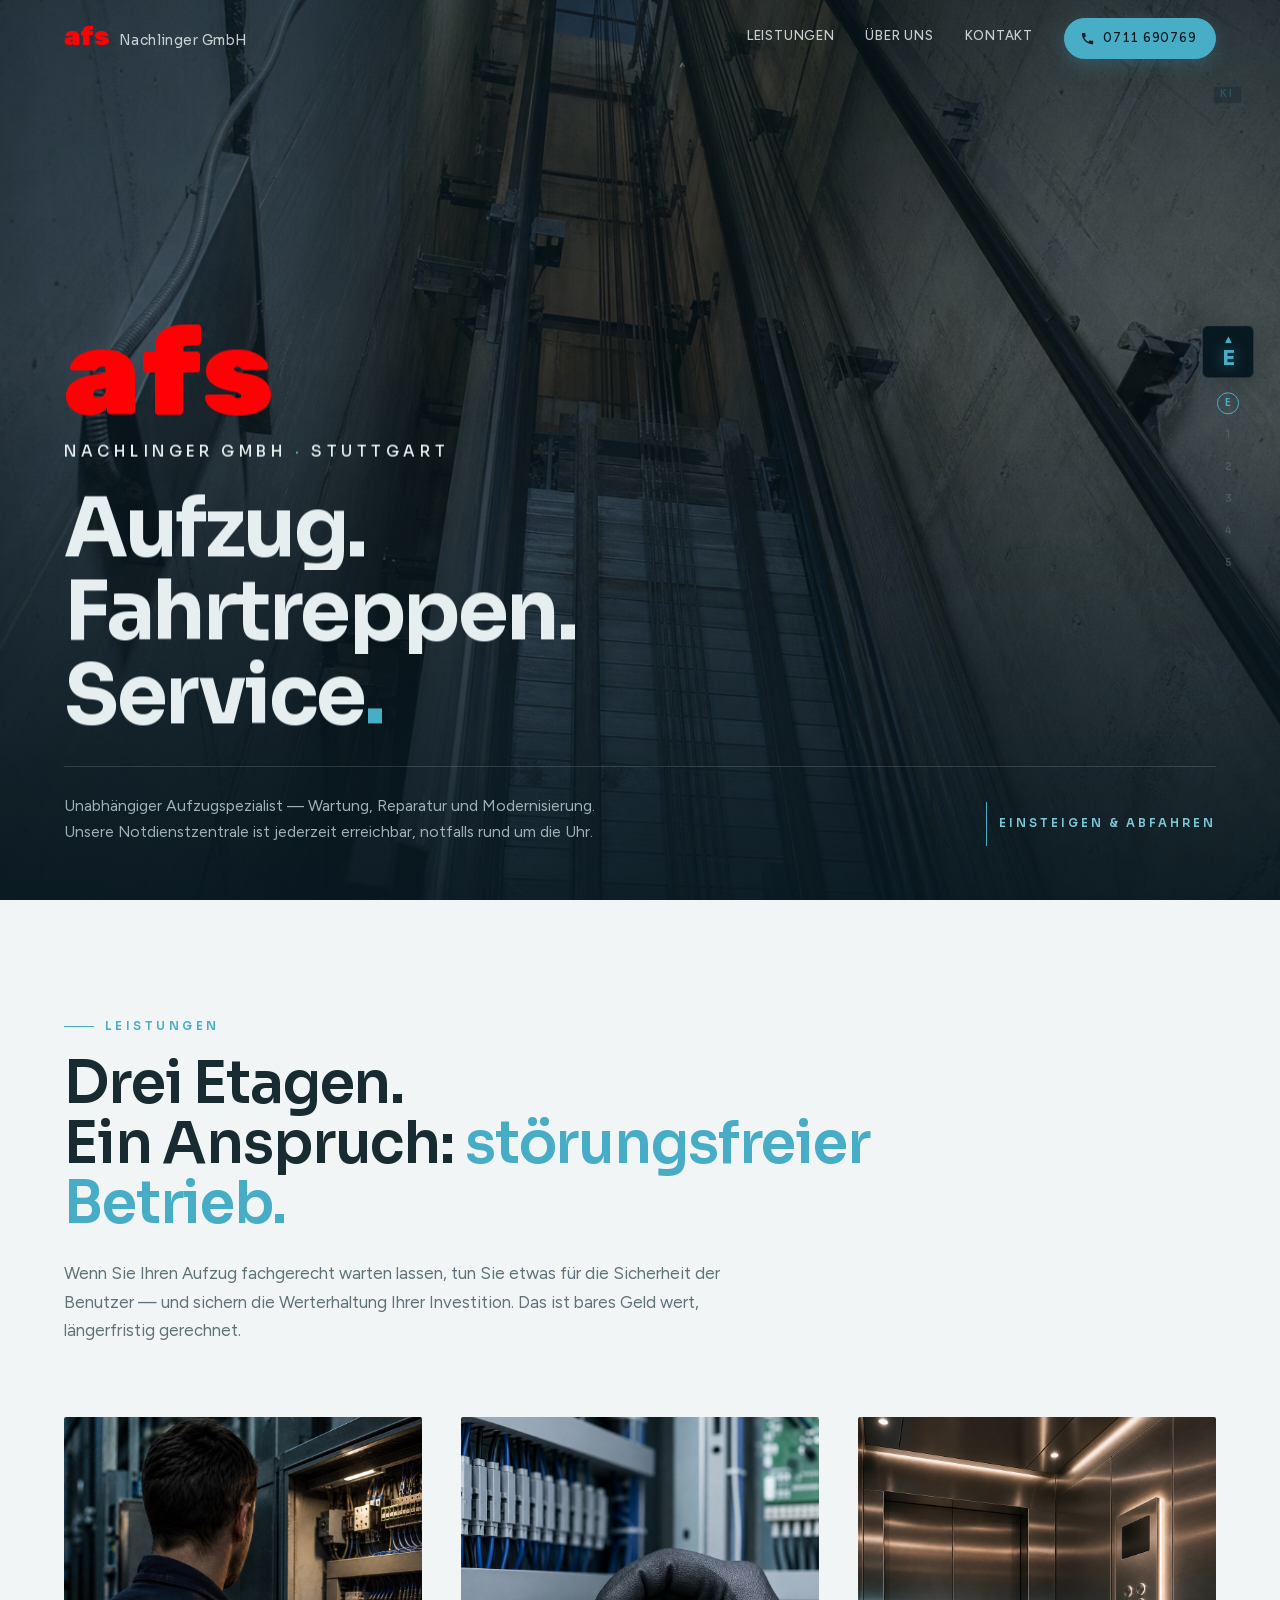
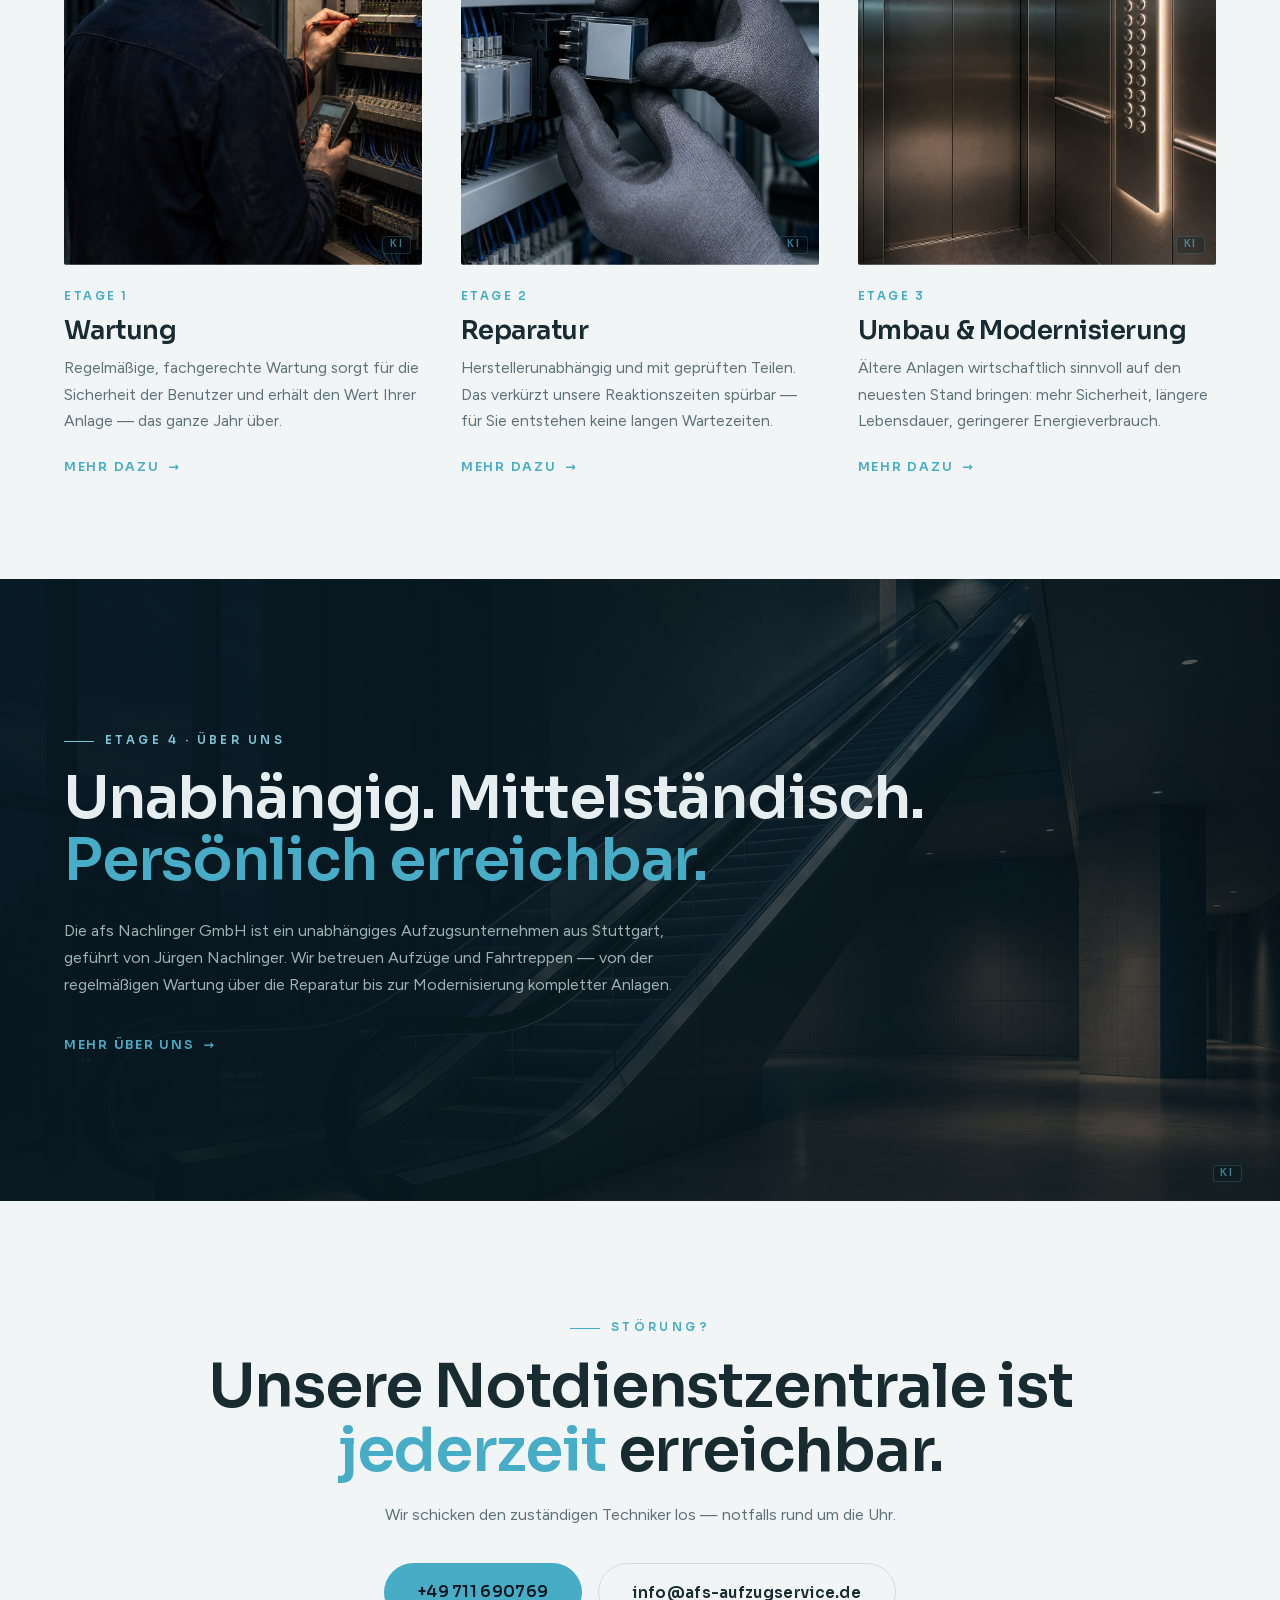
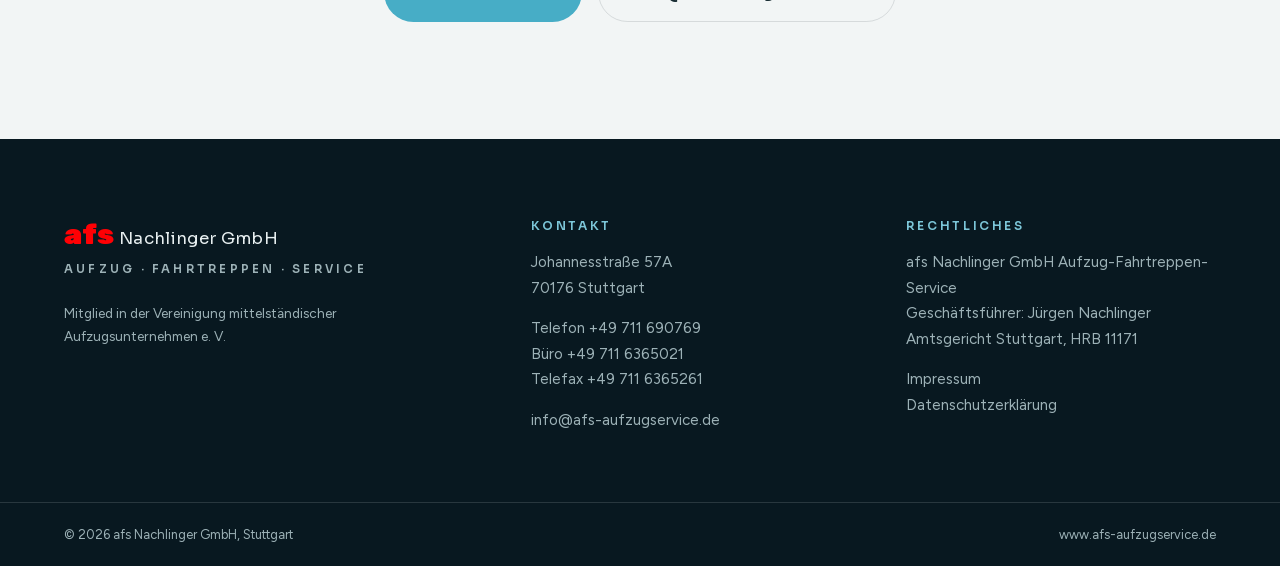
<file: index.html>
<!DOCTYPE html>
<html lang="de">
<head>
<meta charset="UTF-8">
<meta name="viewport" content="width=device-width, initial-scale=1.0">
<meta name="robots" content="noindex, nofollow">
<title>afs Nachlinger GmbH — Aufzug · Fahrtreppen · Service | Stuttgart</title>
<meta name="description" content="afs Nachlinger GmbH, Stuttgart — unabhängiger Aufzugspezialist für Wartung, Reparatur und Modernisierung von Aufzügen und Fahrtreppen. Notdienstzentrale rund um die Uhr erreichbar.">
<link rel="preload" as="image" href="img/hero.jpg">
<link rel="stylesheet" href="css/style.css">
<script src="js/head.js"></script>
</head>
<body data-floor="E">

<!-- ETAGEN-ANZEIGE (Signature) — jede Etage ist eine Seite -->
<nav class="lift-panel" aria-label="Etagen">
  <div class="lift-panel__display">
    <span class="lift-panel__arrow" data-arrow aria-hidden="true">▲</span>
    <span class="lift-panel__floor" data-floor aria-hidden="true">E</span>
  </div>
  <ol class="lift-panel__stops">
    <li><a href="index.html" data-floor="E" class="is-on" aria-label="Erdgeschoss — Startseite">E</a></li>
    <li><a href="leistungen.html#wartung" data-floor="1" aria-label="Etage 1 — Wartung">1</a></li>
    <li><a href="leistungen.html#reparatur" data-floor="2" aria-label="Etage 2 — Reparatur">2</a></li>
    <li><a href="leistungen.html#umbau" data-floor="3" aria-label="Etage 3 — Umbau und Modernisierung">3</a></li>
    <li><a href="ueber-uns.html" data-floor="4" aria-label="Etage 4 — Über uns">4</a></li>
    <li><a href="kontakt.html" data-floor="5" aria-label="Etage 5 — Kontakt">5</a></li>
  </ol>
</nav>

<!-- NAV -->
<header class="nav" data-nav>
  <a class="nav__brand" href="index.html">
    <span class="nav__logo">afs</span>
    <span class="nav__name">Nachlinger GmbH</span>
  </a>
  <nav class="nav__links" aria-label="Hauptnavigation">
    <a href="leistungen.html">Leistungen</a>
    <a href="ueber-uns.html">Über uns</a>
    <a href="kontakt.html">Kontakt</a>
    <a class="nav__cta" href="tel:+49711690769" aria-label="Jetzt anrufen: 0711 690769">
      <svg viewBox="0 0 24 24" aria-hidden="true" focusable="false"><path d="M6.6 10.8a15.1 15.1 0 0 0 6.6 6.6l2.2-2.2c.3-.3.7-.4 1-.2 1.2.4 2.4.6 3.7.6.6 0 1 .4 1 1V20c0 .6-.4 1-1 1C10.7 21 3 13.3 3 4c0-.6.4-1 1-1h3.5c.6 0 1 .4 1 1 0 1.3.2 2.5.6 3.7.1.3 0 .7-.2 1l-2.3 2.1z"/></svg>
      <span>0711 690769</span>
    </a>
    <button class="nav__burger" data-menu-toggle aria-expanded="false" aria-controls="mobilnav">
      <span class="nav__burger-box" aria-hidden="true"><span></span><span></span></span>
      <span class="nav__burger-label">Menü</span>
    </button>
  </nav>
</header>

<!-- MOBIL-MENUE -->
<div class="mobilnav" id="mobilnav" data-menu>
  <a href="leistungen.html">Leistungen</a>
  <a href="ueber-uns.html">Über uns</a>
  <a href="kontakt.html">Kontakt</a>
  <a class="mobilnav__call" href="tel:+49711690769">0711 690769 anrufen</a>
</div>

<main>

<!-- ═══ ETAGE E — HERO ═══ -->
<section class="hero" id="hero">
  <div class="hero__media img-slot" data-img="img/hero.jpg" data-alt="Blick nach oben in einen Aufzugschacht"><span class="ki-badge" title="Dieses Bild wurde mit künstlicher Intelligenz erzeugt.">KI</span></div>
  <div class="hero__scrim"></div>
  <div class="hero__inner">
    <div class="hero__brand">
      <span class="line"><span class="hero__mark">afs</span></span>
      <span class="line"><span class="hero__brandname">Nachlinger GmbH <em>·</em> Stuttgart</span></span>
    </div>
    <h1 class="hero__title">
      <span class="line"><span>Aufzug.</span></span>
      <span class="line"><span>Fahrtreppen.</span></span>
      <span class="line"><span>Service<em>.</em></span></span>
    </h1>
    <div class="hero__foot reveal">
      <p class="hero__sub">Unabhängiger Aufzugspezialist — Wartung, Reparatur und Modernisierung. Unsere Notdienstzentrale ist jederzeit erreichbar, notfalls rund um die Uhr.</p>
      <a class="hero__hint" href="#leistungen"><span class="hero__hint-line"></span>Einsteigen &amp; abfahren</a>
    </div>
  </div>
</section>

<!-- ═══ LEISTUNGEN — Intro ═══ -->
<section class="intro" id="leistungen">
  <div class="wrap">
    <p class="eyebrow reveal">Leistungen</p>
    <h2 class="intro__title reveal">Drei Etagen.<br>Ein Anspruch: <em>störungsfreier Betrieb.</em></h2>
    <p class="intro__lead reveal">Wenn Sie Ihren Aufzug fachgerecht warten lassen, tun Sie etwas für die Sicherheit der Benutzer — und sichern die Werterhaltung Ihrer Investition. Das ist bares Geld wert, längerfristig gerechnet.</p>
  </div>
</section>

<!-- ═══ TEASER: die drei Etagen ═══ -->
<section class="teasers">
  <div class="wrap teasers__grid">

    <a class="teaser reveal-img" href="leistungen.html#wartung">
      <div class="img-slot" data-img="img/wartung.jpg" data-alt="Techniker prüft die Steuerung einer Aufzugsanlage mit einem Messgerät"><span class="ki-badge" title="Dieses Bild wurde mit künstlicher Intelligenz erzeugt.">KI</span></div>
      <span class="teaser__num">Etage 1</span>
      <h3 class="teaser__title">Wartung</h3>
      <p class="teaser__text">Regelmäßige, fachgerechte Wartung sorgt für die Sicherheit der Benutzer und erhält den Wert Ihrer Anlage — das ganze Jahr über.</p>
      <span class="teaser__more">Mehr dazu</span>
    </a>

    <a class="teaser reveal-img" href="leistungen.html#reparatur">
      <div class="img-slot" data-img="img/reparatur.jpg" data-alt="Steuerungstechnik einer Aufzugsanlage im Detail"><span class="ki-badge" title="Dieses Bild wurde mit künstlicher Intelligenz erzeugt.">KI</span></div>
      <span class="teaser__num">Etage 2</span>
      <h3 class="teaser__title">Reparatur</h3>
      <p class="teaser__text">Herstellerunabhängig und mit geprüften Teilen. Das verkürzt unsere Reaktionszeiten spürbar — für Sie entstehen keine langen Wartezeiten.</p>
      <span class="teaser__more">Mehr dazu</span>
    </a>

    <a class="teaser reveal-img" href="leistungen.html#umbau">
      <div class="img-slot" data-img="img/modernisierung.jpg" data-alt="Modernisierte Aufzugkabine mit neuer Ausstattung"><span class="ki-badge" title="Dieses Bild wurde mit künstlicher Intelligenz erzeugt.">KI</span></div>
      <span class="teaser__num">Etage 3</span>
      <h3 class="teaser__title">Umbau &amp; Modernisierung</h3>
      <p class="teaser__text">Ältere Anlagen wirtschaftlich sinnvoll auf den neuesten Stand bringen: mehr Sicherheit, längere Lebensdauer, geringerer Energieverbrauch.</p>
      <span class="teaser__more">Mehr dazu</span>
    </a>

  </div>
</section>

<!-- ═══ ÜBER UNS — Teaser ═══ -->
<section class="about">
  <div class="about__media img-slot" data-img="img/fahrtreppe.jpg" data-alt="Fahrtreppe in einem öffentlichen Gebäude"><span class="ki-badge" title="Dieses Bild wurde mit künstlicher Intelligenz erzeugt.">KI</span></div>
  <div class="about__scrim"></div>
  <div class="wrap about__inner">
    <p class="eyebrow eyebrow--light reveal">Etage 4 · Über uns</p>
    <h2 class="about__title reveal">Unabhängig. Mittelständisch.<br><em>Persönlich erreichbar.</em></h2>
    <p class="about__text reveal">Die afs Nachlinger GmbH ist ein unabhängiges Aufzugsunternehmen aus Stuttgart, geführt von Jürgen Nachlinger. Wir betreuen Aufzüge und Fahrtreppen — von der regelmäßigen Wartung über die Reparatur bis zur Modernisierung kompletter Anlagen.</p>
    <p class="reveal"><a class="teaser__more" href="ueber-uns.html">Mehr über uns</a></p>
  </div>
</section>

<!-- ═══ NOTDIENST ═══ -->
<section class="sos">
  <div class="wrap sos__inner">
    <p class="eyebrow reveal">Störung?</p>
    <h2 class="sos__title reveal">Unsere Notdienstzentrale ist <em>jederzeit</em> erreichbar.</h2>
    <p class="sos__text reveal">Wir schicken den zuständigen Techniker los — notfalls rund um die Uhr.</p>
    <div class="sos__actions reveal">
      <a class="btn" href="tel:+49711690769">+49 711 690769</a>
      <a class="btn btn--ghost" href="mailto:info@afs-aufzugservice.de">info@afs-aufzugservice.de</a>
    </div>
  </div>
</section>

</main>

<!-- ═══ FOOTER ═══ -->
<footer class="footer">
  <div class="wrap footer__grid">
    <div class="footer__brand">
      <p class="footer__logo">afs <span>Nachlinger GmbH</span></p>
      <p class="footer__tag">Aufzug · Fahrtreppen · Service</p>
      <p class="footer__badge">Mitglied in der Vereinigung mittelständischer Aufzugsunternehmen e.&thinsp;V.</p>
    </div>
    <div class="footer__col">
      <h4>Kontakt</h4>
      <address>
        Johannesstraße 57A<br>70176 Stuttgart
      </address>
      <p><a href="tel:+49711690769">Telefon +49 711 690769</a><br>
         <a href="tel:+497116365021">Büro +49 711 6365021</a><br>
         Telefax +49 711 6365261</p>
      <p><a href="mailto:info@afs-aufzugservice.de">info@afs-aufzugservice.de</a></p>
    </div>
    <div class="footer__col">
      <h4>Rechtliches</h4>
      <p>afs Nachlinger GmbH Aufzug-Fahrtreppen-Service<br>Geschäftsführer: Jürgen Nachlinger<br>Amtsgericht Stuttgart, HRB 11171</p>
      <p><a href="impressum.html">Impressum</a><br>
         <a href="datenschutz.html">Datenschutzerklärung</a></p>
    </div>
  </div>
  <div class="wrap footer__base">
    <p>© 2026 afs Nachlinger GmbH, Stuttgart</p>
    <p>www.afs-aufzugservice.de</p>
  </div>
</footer>

<script src="js/main.js"></script>
</body>
</html>
</file>
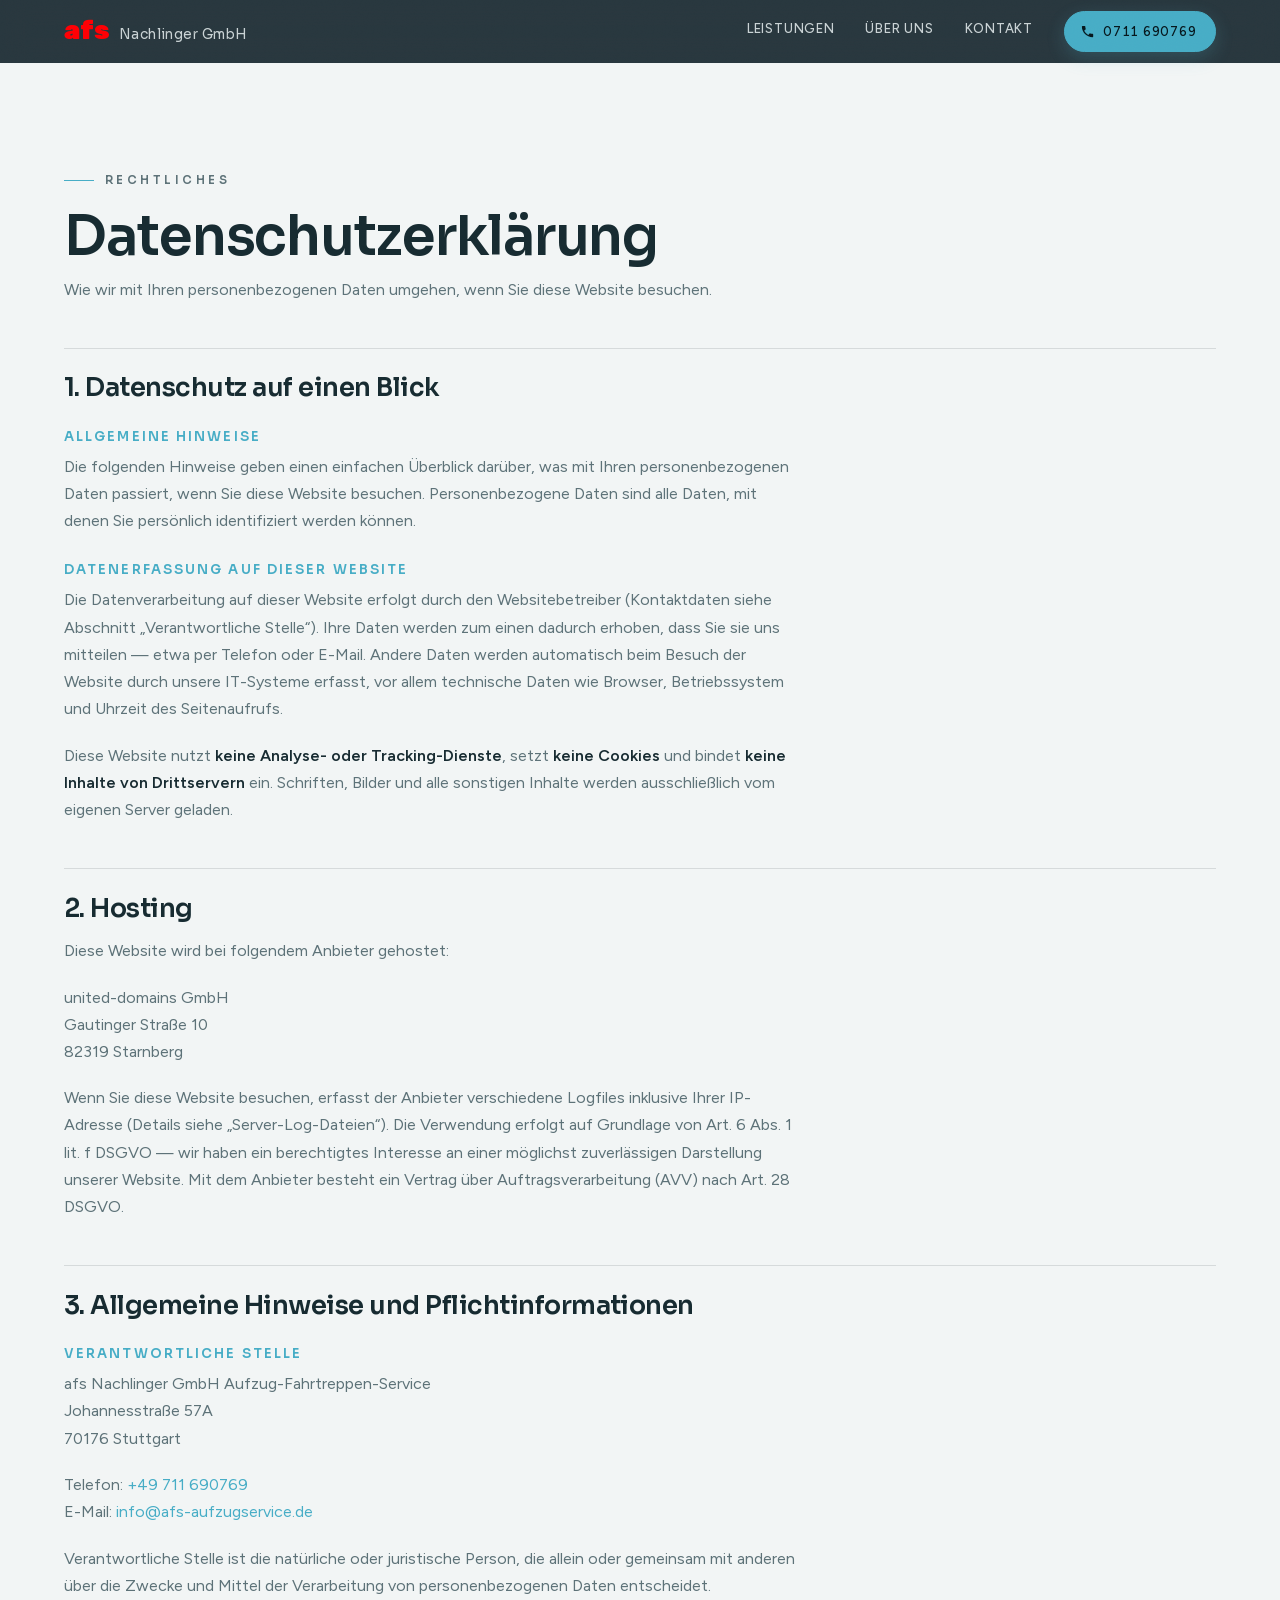
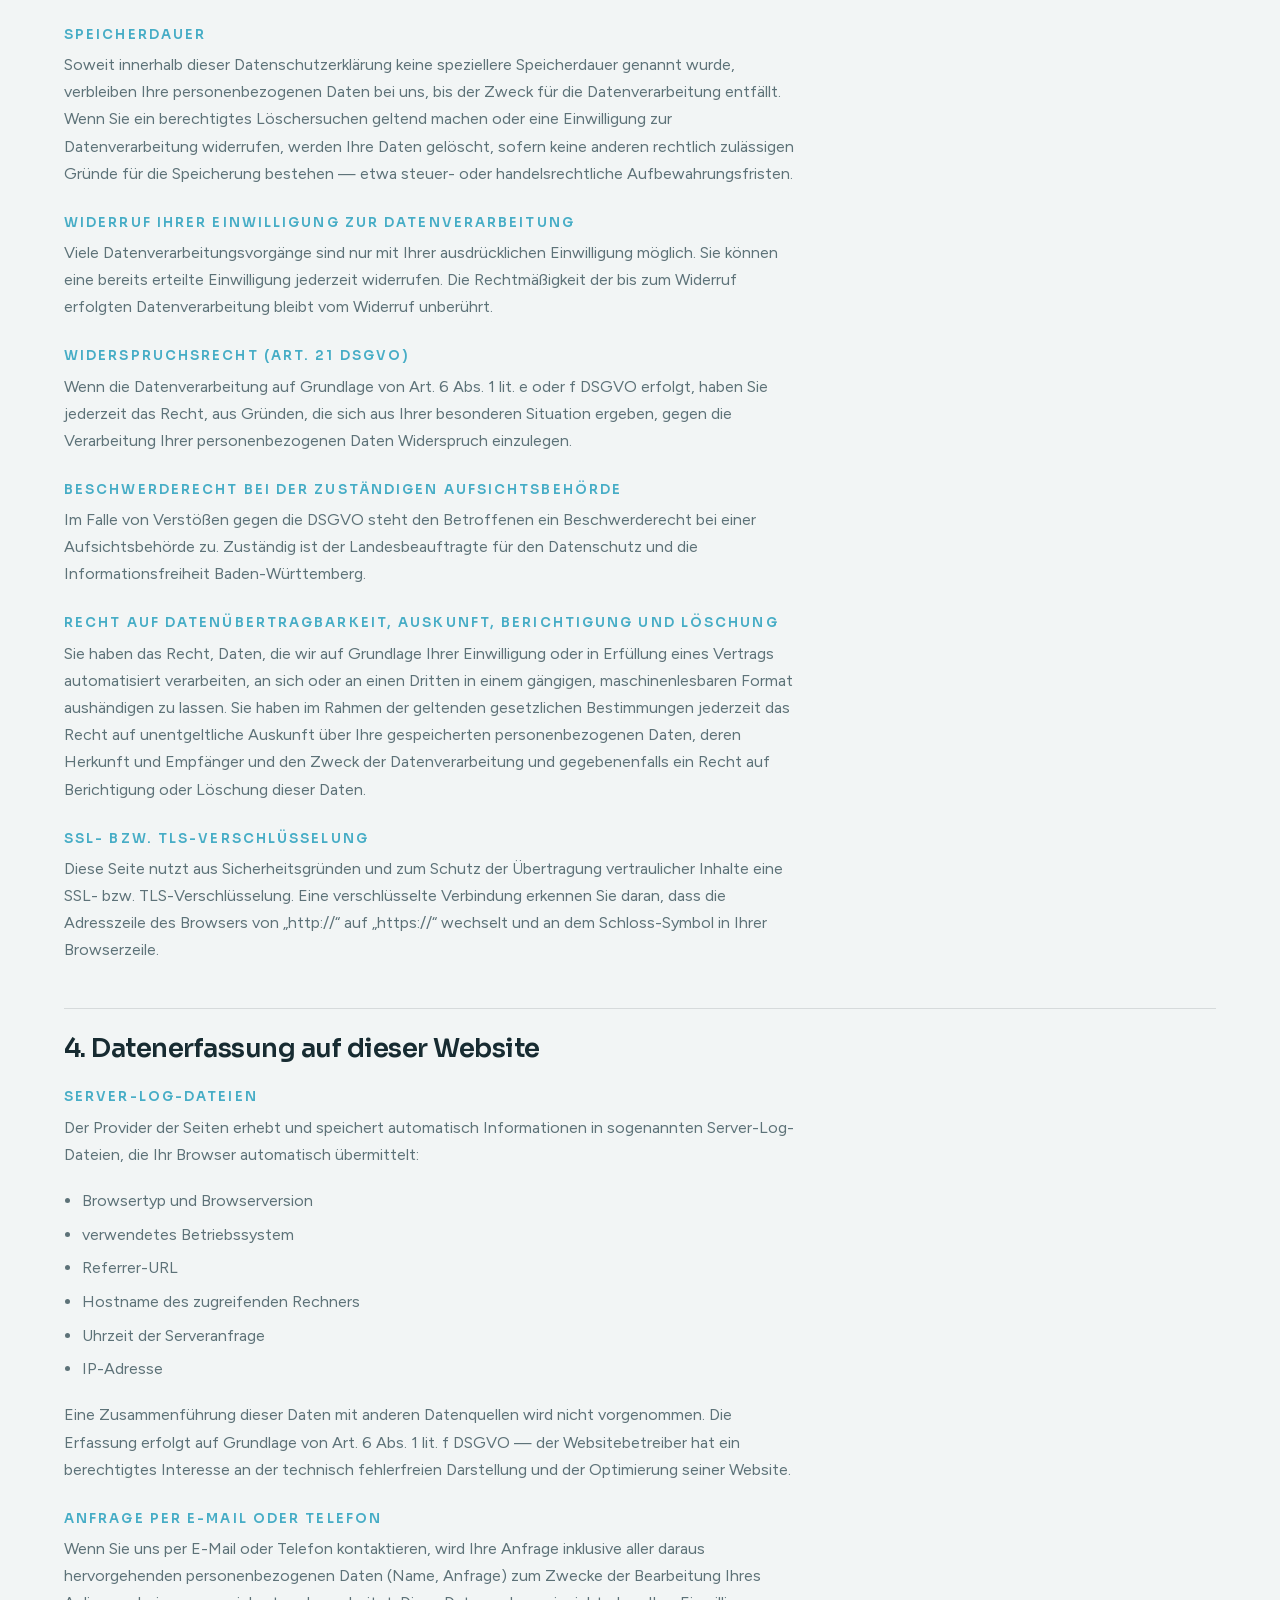
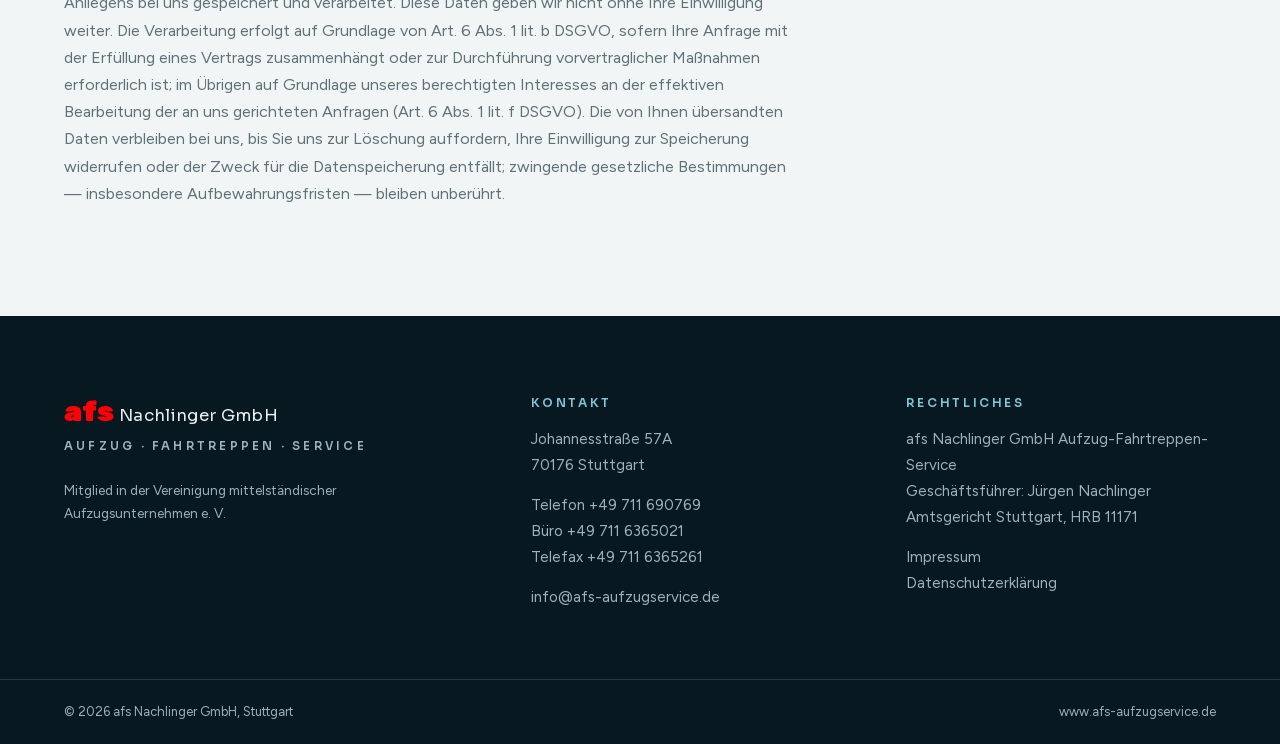
<file: datenschutz.html>
<!DOCTYPE html>
<html lang="de">
<head>
<meta charset="UTF-8">
<meta name="viewport" content="width=device-width, initial-scale=1.0">
<meta name="description" content="Datenschutzerklaerung der afs Nachlinger GmbH Aufzug-Fahrtreppen-Service, Stuttgart.">
<meta name="robots" content="noindex, nofollow">
<title>Datenschutzerkl&auml;rung &mdash; afs Nachlinger GmbH</title>
<link rel="stylesheet" href="css/style.css">
<script src="js/head.js"></script>
</head>
<body>

<!-- NAV -->
<header class="nav is-scrolled" data-nav data-solid>
  <a class="nav__brand" href="index.html">
    <span class="nav__logo">afs</span>
    <span class="nav__name">Nachlinger GmbH</span>
  </a>
  <nav class="nav__links" aria-label="Hauptnavigation">
    <a href="leistungen.html">Leistungen</a>
    <a href="ueber-uns.html">Über uns</a>
    <a href="kontakt.html">Kontakt</a>
    <a class="nav__cta" href="tel:+49711690769" aria-label="Jetzt anrufen: 0711 690769">
      <svg viewBox="0 0 24 24" aria-hidden="true" focusable="false"><path d="M6.6 10.8a15.1 15.1 0 0 0 6.6 6.6l2.2-2.2c.3-.3.7-.4 1-.2 1.2.4 2.4.6 3.7.6.6 0 1 .4 1 1V20c0 .6-.4 1-1 1C10.7 21 3 13.3 3 4c0-.6.4-1 1-1h3.5c.6 0 1 .4 1 1 0 1.3.2 2.5.6 3.7.1.3 0 .7-.2 1l-2.3 2.1z"/></svg>
      <span>0711 690769</span>
    </a>
    <button class="nav__burger" data-menu-toggle aria-expanded="false" aria-controls="mobilnav">
      <span class="nav__burger-box" aria-hidden="true"><span></span><span></span></span>
      <span class="nav__burger-label">Menü</span>
    </button>
  </nav>
</header>

<!-- MOBIL-MENUE -->
<div class="mobilnav" id="mobilnav" data-menu>
  <a href="leistungen.html">Leistungen</a>
  <a href="ueber-uns.html">Über uns</a>
  <a href="kontakt.html">Kontakt</a>
  <a class="mobilnav__call" href="tel:+49711690769">0711 690769 anrufen</a>
</div>

<main class="legal">
  <div class="wrap">
    <p class="eyebrow">Rechtliches</p>
    <h1>Datenschutzerkl&auml;rung</h1>
    <p class="legal__intro">Wie wir mit Ihren personenbezogenen Daten umgehen, wenn Sie diese Website besuchen.</p>

    <h2>1. Datenschutz auf einen Blick</h2>
    <h3>Allgemeine Hinweise</h3>
    <p>Die folgenden Hinweise geben einen einfachen &Uuml;berblick dar&uuml;ber, was mit Ihren personenbezogenen Daten passiert, wenn Sie diese Website besuchen. Personenbezogene Daten sind alle Daten, mit denen Sie pers&ouml;nlich identifiziert werden k&ouml;nnen.</p>
    <h3>Datenerfassung auf dieser Website</h3>
    <p>Die Datenverarbeitung auf dieser Website erfolgt durch den Websitebetreiber (Kontaktdaten siehe Abschnitt &bdquo;Verantwortliche Stelle&ldquo;). Ihre Daten werden zum einen dadurch erhoben, dass Sie sie uns mitteilen &mdash; etwa per Telefon oder E-Mail. Andere Daten werden automatisch beim Besuch der Website durch unsere IT-Systeme erfasst, vor allem technische Daten wie Browser, Betriebssystem und Uhrzeit des Seitenaufrufs.</p>
    <p>Diese Website nutzt <strong>keine Analyse- oder Tracking-Dienste</strong>, setzt <strong>keine Cookies</strong> und bindet <strong>keine Inhalte von Drittservern</strong> ein. Schriften, Bilder und alle sonstigen Inhalte werden ausschlie&szlig;lich vom eigenen Server geladen.</p>

    <h2>2. Hosting</h2>
    <p>Diese Website wird bei folgendem Anbieter gehostet:</p>
    <address>
      united-domains GmbH<br>
      Gautinger Stra&szlig;e 10<br>
      82319 Starnberg
    </address>
    <p>Wenn Sie diese Website besuchen, erfasst der Anbieter verschiedene Logfiles inklusive Ihrer IP-Adresse (Details siehe &bdquo;Server-Log-Dateien&ldquo;). Die Verwendung erfolgt auf Grundlage von Art. 6 Abs. 1 lit. f DSGVO &mdash; wir haben ein berechtigtes Interesse an einer m&ouml;glichst zuverl&auml;ssigen Darstellung unserer Website. Mit dem Anbieter besteht ein Vertrag &uuml;ber Auftragsverarbeitung (AVV) nach Art. 28 DSGVO.</p>

    <h2>3. Allgemeine Hinweise und Pflichtinformationen</h2>
    <h3>Verantwortliche Stelle</h3>
    <address>
      afs Nachlinger GmbH Aufzug-Fahrtreppen-Service<br>
      Johannesstra&szlig;e 57A<br>
      70176 Stuttgart
    </address>
    <p>
      Telefon: <a href="tel:+49711690769">+49 711 690769</a><br>
      E-Mail: <a href="mailto:info@afs-aufzugservice.de">info@afs-aufzugservice.de</a>
    </p>
    <p>Verantwortliche Stelle ist die nat&uuml;rliche oder juristische Person, die allein oder gemeinsam mit anderen &uuml;ber die Zwecke und Mittel der Verarbeitung von personenbezogenen Daten entscheidet.</p>

    <h3>Speicherdauer</h3>
    <p>Soweit innerhalb dieser Datenschutzerkl&auml;rung keine speziellere Speicherdauer genannt wurde, verbleiben Ihre personenbezogenen Daten bei uns, bis der Zweck f&uuml;r die Datenverarbeitung entf&auml;llt. Wenn Sie ein berechtigtes L&ouml;schersuchen geltend machen oder eine Einwilligung zur Datenverarbeitung widerrufen, werden Ihre Daten gel&ouml;scht, sofern keine anderen rechtlich zul&auml;ssigen Gr&uuml;nde f&uuml;r die Speicherung bestehen &mdash; etwa steuer- oder handelsrechtliche Aufbewahrungsfristen.</p>

    <h3>Widerruf Ihrer Einwilligung zur Datenverarbeitung</h3>
    <p>Viele Datenverarbeitungsvorg&auml;nge sind nur mit Ihrer ausdr&uuml;cklichen Einwilligung m&ouml;glich. Sie k&ouml;nnen eine bereits erteilte Einwilligung jederzeit widerrufen. Die Rechtm&auml;&szlig;igkeit der bis zum Widerruf erfolgten Datenverarbeitung bleibt vom Widerruf unber&uuml;hrt.</p>

    <h3>Widerspruchsrecht (Art. 21 DSGVO)</h3>
    <p>Wenn die Datenverarbeitung auf Grundlage von Art. 6 Abs. 1 lit. e oder f DSGVO erfolgt, haben Sie jederzeit das Recht, aus Gr&uuml;nden, die sich aus Ihrer besonderen Situation ergeben, gegen die Verarbeitung Ihrer personenbezogenen Daten Widerspruch einzulegen.</p>

    <h3>Beschwerderecht bei der zust&auml;ndigen Aufsichtsbeh&ouml;rde</h3>
    <p>Im Falle von Verst&ouml;&szlig;en gegen die DSGVO steht den Betroffenen ein Beschwerderecht bei einer Aufsichtsbeh&ouml;rde zu. Zust&auml;ndig ist der Landesbeauftragte f&uuml;r den Datenschutz und die Informationsfreiheit Baden-W&uuml;rttemberg.</p>

    <h3>Recht auf Daten&uuml;bertragbarkeit, Auskunft, Berichtigung und L&ouml;schung</h3>
    <p>Sie haben das Recht, Daten, die wir auf Grundlage Ihrer Einwilligung oder in Erf&uuml;llung eines Vertrags automatisiert verarbeiten, an sich oder an einen Dritten in einem g&auml;ngigen, maschinenlesbaren Format aush&auml;ndigen zu lassen. Sie haben im Rahmen der geltenden gesetzlichen Bestimmungen jederzeit das Recht auf unentgeltliche Auskunft &uuml;ber Ihre gespeicherten personenbezogenen Daten, deren Herkunft und Empf&auml;nger und den Zweck der Datenverarbeitung und gegebenenfalls ein Recht auf Berichtigung oder L&ouml;schung dieser Daten.</p>

    <h3>SSL- bzw. TLS-Verschl&uuml;sselung</h3>
    <p>Diese Seite nutzt aus Sicherheitsgr&uuml;nden und zum Schutz der &Uuml;bertragung vertraulicher Inhalte eine SSL- bzw. TLS-Verschl&uuml;sselung. Eine verschl&uuml;sselte Verbindung erkennen Sie daran, dass die Adresszeile des Browsers von &bdquo;http://&ldquo; auf &bdquo;https://&ldquo; wechselt und an dem Schloss-Symbol in Ihrer Browserzeile.</p>

    <h2>4. Datenerfassung auf dieser Website</h2>
    <h3>Server-Log-Dateien</h3>
    <p>Der Provider der Seiten erhebt und speichert automatisch Informationen in sogenannten Server-Log-Dateien, die Ihr Browser automatisch &uuml;bermittelt:</p>
    <ul>
      <li>Browsertyp und Browserversion</li>
      <li>verwendetes Betriebssystem</li>
      <li>Referrer-URL</li>
      <li>Hostname des zugreifenden Rechners</li>
      <li>Uhrzeit der Serveranfrage</li>
      <li>IP-Adresse</li>
    </ul>
    <p>Eine Zusammenf&uuml;hrung dieser Daten mit anderen Datenquellen wird nicht vorgenommen. Die Erfassung erfolgt auf Grundlage von Art. 6 Abs. 1 lit. f DSGVO &mdash; der Websitebetreiber hat ein berechtigtes Interesse an der technisch fehlerfreien Darstellung und der Optimierung seiner Website.</p>

    <h3>Anfrage per E-Mail oder Telefon</h3>
    <p>Wenn Sie uns per E-Mail oder Telefon kontaktieren, wird Ihre Anfrage inklusive aller daraus hervorgehenden personenbezogenen Daten (Name, Anfrage) zum Zwecke der Bearbeitung Ihres Anliegens bei uns gespeichert und verarbeitet. Diese Daten geben wir nicht ohne Ihre Einwilligung weiter. Die Verarbeitung erfolgt auf Grundlage von Art. 6 Abs. 1 lit. b DSGVO, sofern Ihre Anfrage mit der Erf&uuml;llung eines Vertrags zusammenh&auml;ngt oder zur Durchf&uuml;hrung vorvertraglicher Ma&szlig;nahmen erforderlich ist; im &Uuml;brigen auf Grundlage unseres berechtigten Interesses an der effektiven Bearbeitung der an uns gerichteten Anfragen (Art. 6 Abs. 1 lit. f DSGVO). Die von Ihnen &uuml;bersandten Daten verbleiben bei uns, bis Sie uns zur L&ouml;schung auffordern, Ihre Einwilligung zur Speicherung widerrufen oder der Zweck f&uuml;r die Datenspeicherung entf&auml;llt; zwingende gesetzliche Bestimmungen &mdash; insbesondere Aufbewahrungsfristen &mdash; bleiben unber&uuml;hrt.</p>

  </div>
</main>

<!-- ═══ FOOTER ═══ -->
<footer class="footer">
  <div class="wrap footer__grid">
    <div class="footer__brand">
      <p class="footer__logo">afs <span>Nachlinger GmbH</span></p>
      <p class="footer__tag">Aufzug · Fahrtreppen · Service</p>
      <p class="footer__badge">Mitglied in der Vereinigung mittelständischer Aufzugsunternehmen e.&thinsp;V.</p>
    </div>
    <div class="footer__col">
      <h4>Kontakt</h4>
      <address>
        Johannesstraße 57A<br>70176 Stuttgart
      </address>
      <p><a href="tel:+49711690769">Telefon +49 711 690769</a><br>
         <a href="tel:+497116365021">Büro +49 711 6365021</a><br>
         Telefax +49 711 6365261</p>
      <p><a href="mailto:info@afs-aufzugservice.de">info@afs-aufzugservice.de</a></p>
    </div>
    <div class="footer__col">
      <h4>Rechtliches</h4>
      <p>afs Nachlinger GmbH Aufzug-Fahrtreppen-Service<br>Geschäftsführer: Jürgen Nachlinger<br>Amtsgericht Stuttgart, HRB 11171</p>
      <p><a href="impressum.html">Impressum</a><br>
         <a href="datenschutz.html">Datenschutzerklärung</a></p>
    </div>
  </div>
  <div class="wrap footer__base">
    <p>© 2026 afs Nachlinger GmbH, Stuttgart</p>
    <p>www.afs-aufzugservice.de</p>
  </div>
</footer>

<script src="js/main.js"></script>
</body>
</html>
</file>
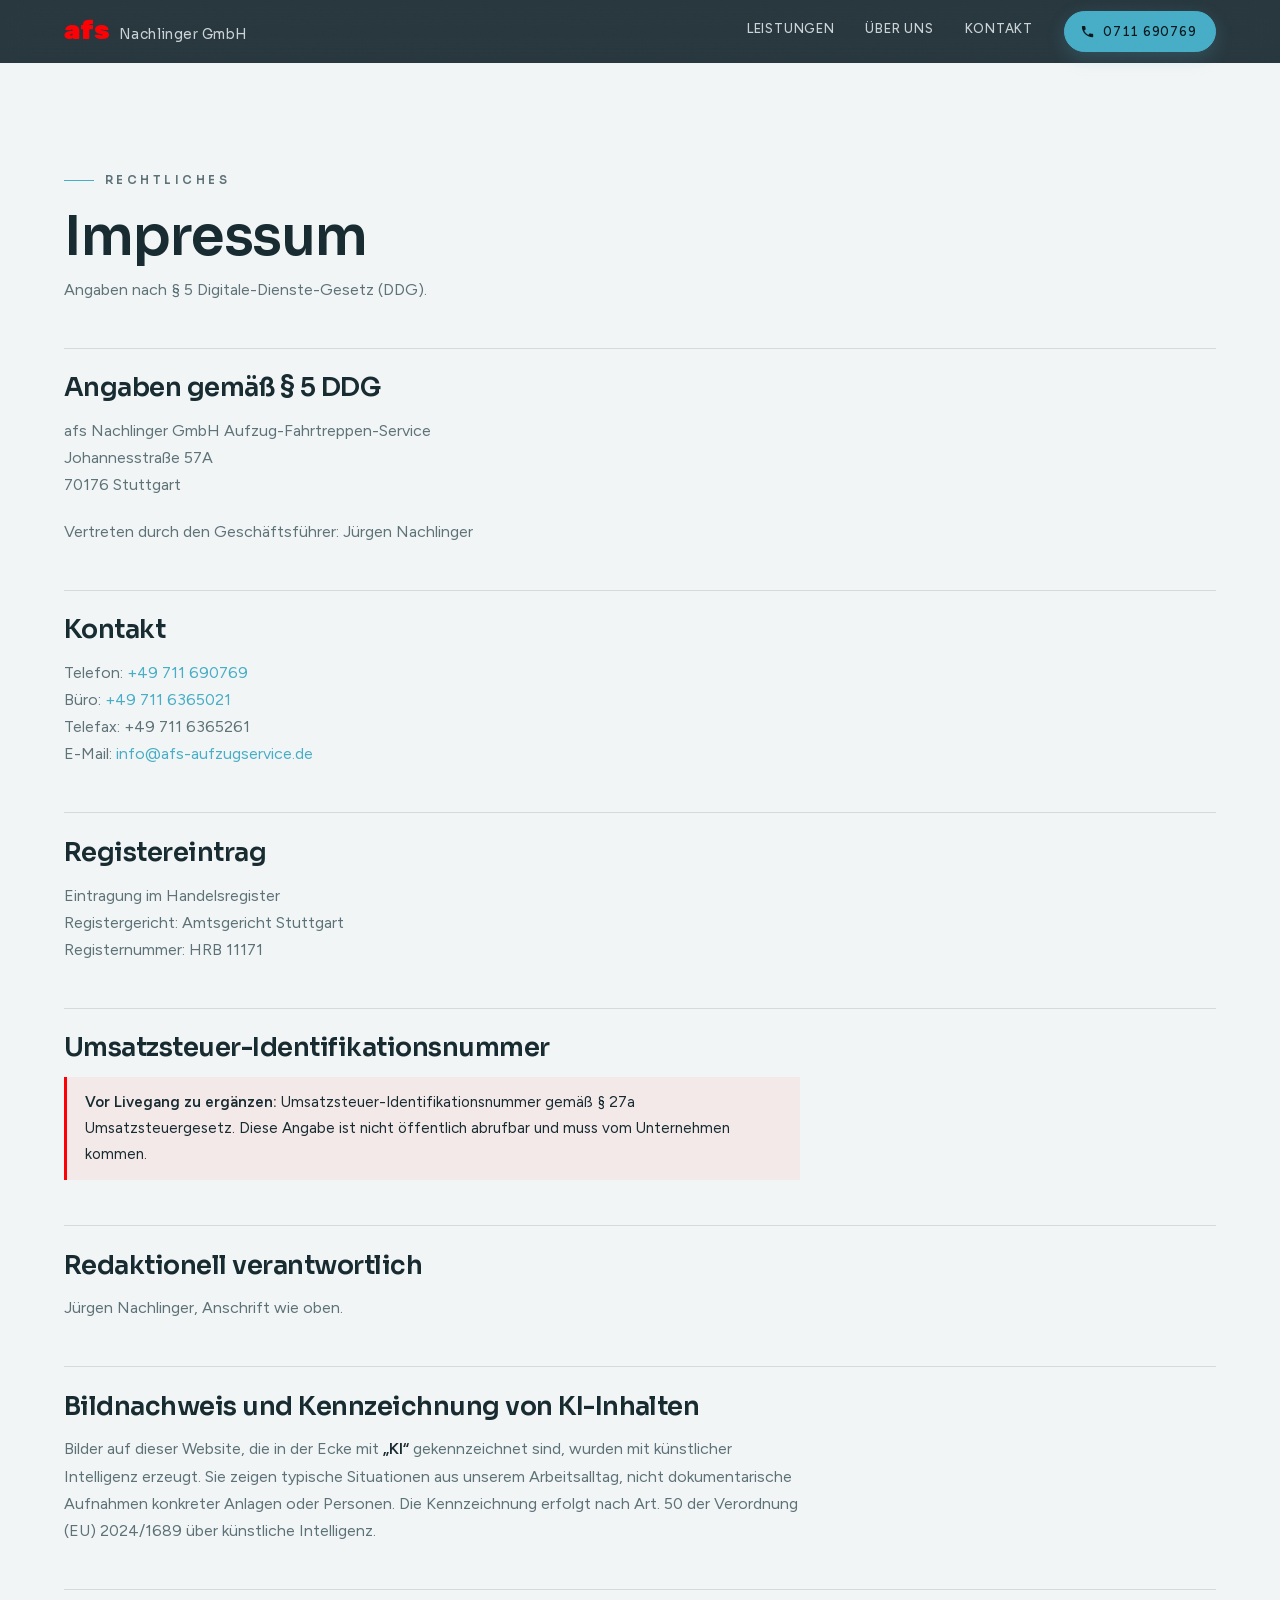
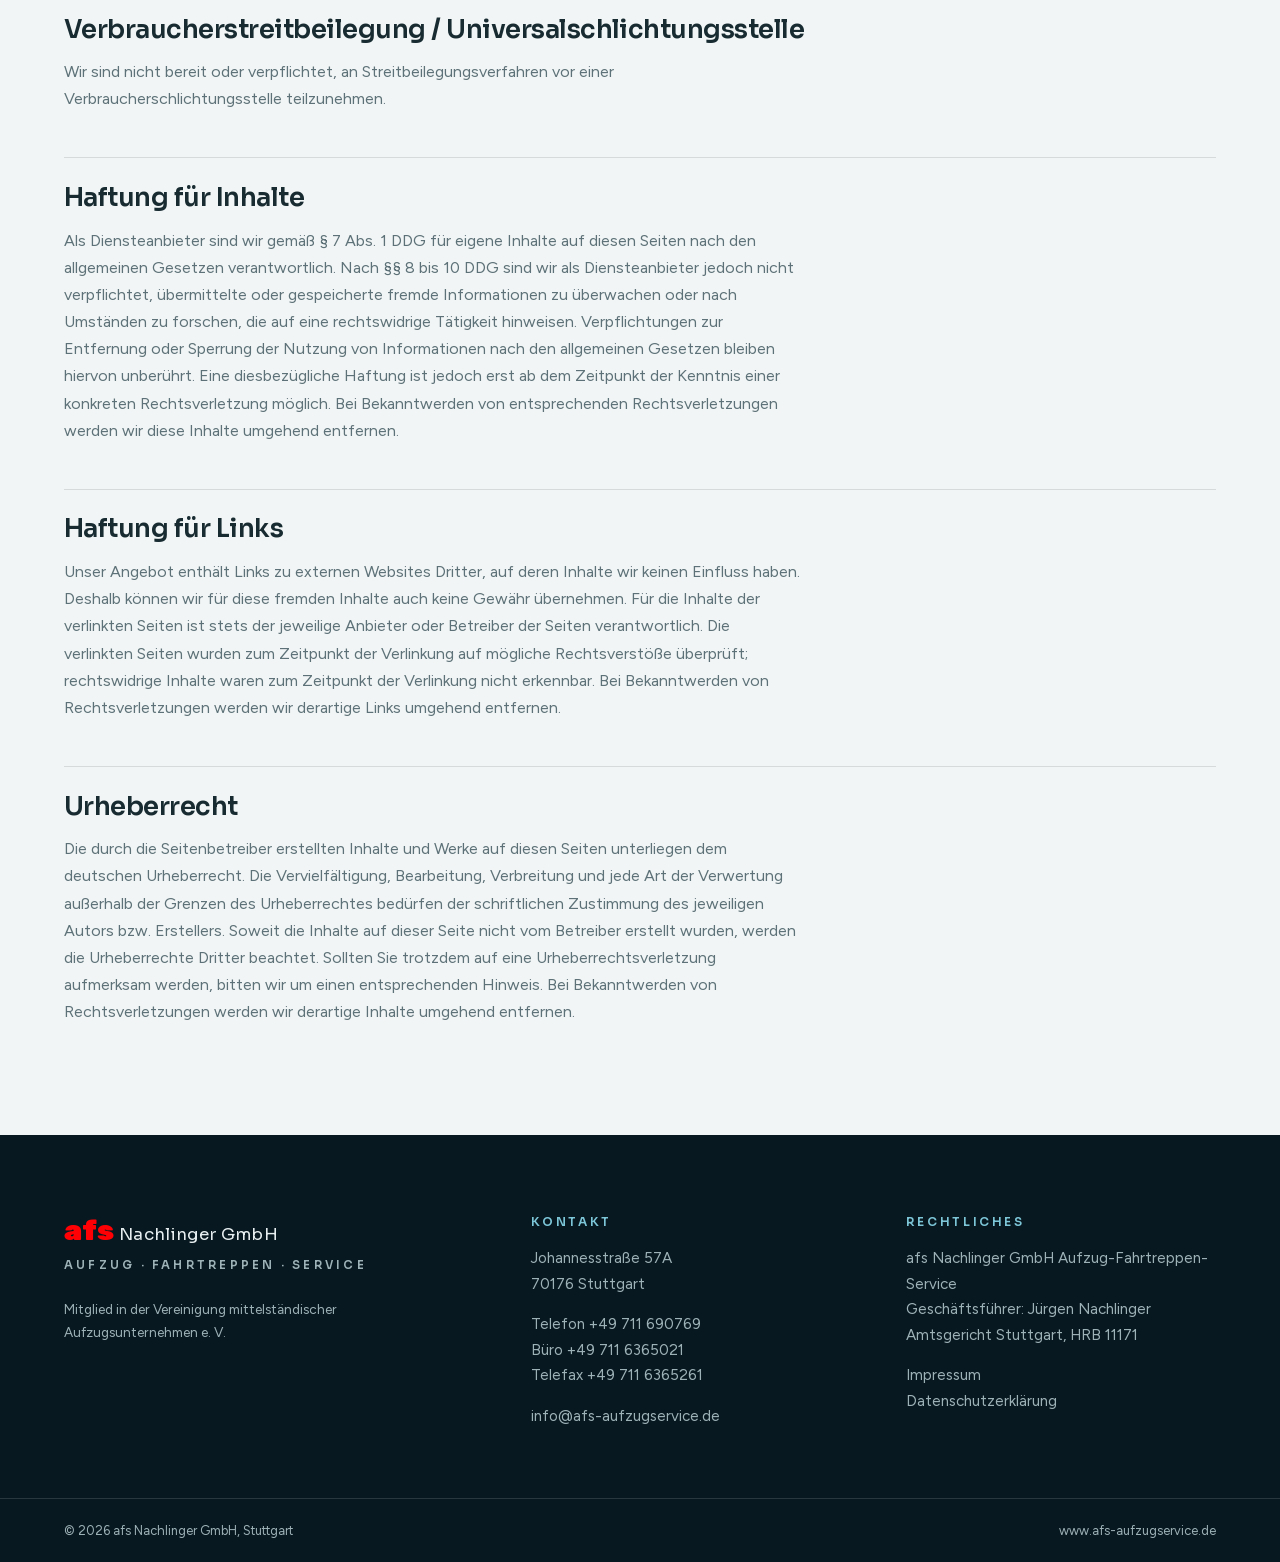
<file: impressum.html>
<!DOCTYPE html>
<html lang="de">
<head>
<meta charset="UTF-8">
<meta name="viewport" content="width=device-width, initial-scale=1.0">
<meta name="description" content="Impressum der afs Nachlinger GmbH Aufzug-Fahrtreppen-Service, Johannesstrasse 57A, 70176 Stuttgart.">
<meta name="robots" content="noindex, nofollow">
<title>Impressum &mdash; afs Nachlinger GmbH, Stuttgart</title>
<link rel="stylesheet" href="css/style.css">
<script src="js/head.js"></script>
</head>
<body>

<!-- NAV -->
<header class="nav is-scrolled" data-nav data-solid>
  <a class="nav__brand" href="index.html">
    <span class="nav__logo">afs</span>
    <span class="nav__name">Nachlinger GmbH</span>
  </a>
  <nav class="nav__links" aria-label="Hauptnavigation">
    <a href="leistungen.html">Leistungen</a>
    <a href="ueber-uns.html">Über uns</a>
    <a href="kontakt.html">Kontakt</a>
    <a class="nav__cta" href="tel:+49711690769" aria-label="Jetzt anrufen: 0711 690769">
      <svg viewBox="0 0 24 24" aria-hidden="true" focusable="false"><path d="M6.6 10.8a15.1 15.1 0 0 0 6.6 6.6l2.2-2.2c.3-.3.7-.4 1-.2 1.2.4 2.4.6 3.7.6.6 0 1 .4 1 1V20c0 .6-.4 1-1 1C10.7 21 3 13.3 3 4c0-.6.4-1 1-1h3.5c.6 0 1 .4 1 1 0 1.3.2 2.5.6 3.7.1.3 0 .7-.2 1l-2.3 2.1z"/></svg>
      <span>0711 690769</span>
    </a>
    <button class="nav__burger" data-menu-toggle aria-expanded="false" aria-controls="mobilnav">
      <span class="nav__burger-box" aria-hidden="true"><span></span><span></span></span>
      <span class="nav__burger-label">Menü</span>
    </button>
  </nav>
</header>

<!-- MOBIL-MENUE -->
<div class="mobilnav" id="mobilnav" data-menu>
  <a href="leistungen.html">Leistungen</a>
  <a href="ueber-uns.html">Über uns</a>
  <a href="kontakt.html">Kontakt</a>
  <a class="mobilnav__call" href="tel:+49711690769">0711 690769 anrufen</a>
</div>

<main class="legal">
  <div class="wrap">
    <p class="eyebrow">Rechtliches</p>
    <h1>Impressum</h1>
    <p class="legal__intro">Angaben nach &sect; 5 Digitale-Dienste-Gesetz (DDG).</p>

    <h2>Angaben gem&auml;&szlig; &sect; 5 DDG</h2>
    <address>
      afs Nachlinger GmbH Aufzug-Fahrtreppen-Service<br>
      Johannesstra&szlig;e 57A<br>
      70176 Stuttgart
    </address>
    <p>Vertreten durch den Gesch&auml;ftsf&uuml;hrer: J&uuml;rgen Nachlinger</p>

    <h2>Kontakt</h2>
    <p>
      Telefon: <a href="tel:+49711690769">+49 711 690769</a><br>
      B&uuml;ro: <a href="tel:+497116365021">+49 711 6365021</a><br>
      Telefax: +49 711 6365261<br>
      E-Mail: <a href="mailto:info@afs-aufzugservice.de">info@afs-aufzugservice.de</a>
    </p>

    <h2>Registereintrag</h2>
    <p>
      Eintragung im Handelsregister<br>
      Registergericht: Amtsgericht Stuttgart<br>
      Registernummer: HRB 11171
    </p>

    <h2>Umsatzsteuer-Identifikationsnummer</h2>
    <span class="legal__todo"><strong>Vor Livegang zu erg&auml;nzen:</strong> Umsatzsteuer-Identifikationsnummer gem&auml;&szlig; &sect; 27a Umsatzsteuergesetz. Diese Angabe ist nicht &ouml;ffentlich abrufbar und muss vom Unternehmen kommen.</span>

    <h2>Redaktionell verantwortlich</h2>
    <p>J&uuml;rgen Nachlinger, Anschrift wie oben.</p>

    <h2>Bildnachweis und Kennzeichnung von KI-Inhalten</h2>
    <p>Bilder auf dieser Website, die in der Ecke mit <strong>&bdquo;KI&ldquo;</strong> gekennzeichnet sind, wurden mit k&uuml;nstlicher Intelligenz erzeugt. Sie zeigen typische Situationen aus unserem Arbeitsalltag, nicht dokumentarische Aufnahmen konkreter Anlagen oder Personen. Die Kennzeichnung erfolgt nach Art. 50 der Verordnung (EU) 2024/1689 &uuml;ber k&uuml;nstliche Intelligenz.</p>

    <h2>Verbraucherstreitbeilegung / Universalschlichtungsstelle</h2>
    <p>Wir sind nicht bereit oder verpflichtet, an Streitbeilegungsverfahren vor einer Verbraucherschlichtungsstelle teilzunehmen.</p>

    <h2>Haftung f&uuml;r Inhalte</h2>
    <p>Als Diensteanbieter sind wir gem&auml;&szlig; &sect; 7 Abs. 1 DDG f&uuml;r eigene Inhalte auf diesen Seiten nach den allgemeinen Gesetzen verantwortlich. Nach &sect;&sect; 8 bis 10 DDG sind wir als Diensteanbieter jedoch nicht verpflichtet, &uuml;bermittelte oder gespeicherte fremde Informationen zu &uuml;berwachen oder nach Umst&auml;nden zu forschen, die auf eine rechtswidrige T&auml;tigkeit hinweisen. Verpflichtungen zur Entfernung oder Sperrung der Nutzung von Informationen nach den allgemeinen Gesetzen bleiben hiervon unber&uuml;hrt. Eine diesbez&uuml;gliche Haftung ist jedoch erst ab dem Zeitpunkt der Kenntnis einer konkreten Rechtsverletzung m&ouml;glich. Bei Bekanntwerden von entsprechenden Rechtsverletzungen werden wir diese Inhalte umgehend entfernen.</p>

    <h2>Haftung f&uuml;r Links</h2>
    <p>Unser Angebot enth&auml;lt Links zu externen Websites Dritter, auf deren Inhalte wir keinen Einfluss haben. Deshalb k&ouml;nnen wir f&uuml;r diese fremden Inhalte auch keine Gew&auml;hr &uuml;bernehmen. F&uuml;r die Inhalte der verlinkten Seiten ist stets der jeweilige Anbieter oder Betreiber der Seiten verantwortlich. Die verlinkten Seiten wurden zum Zeitpunkt der Verlinkung auf m&ouml;gliche Rechtsverst&ouml;&szlig;e &uuml;berpr&uuml;ft; rechtswidrige Inhalte waren zum Zeitpunkt der Verlinkung nicht erkennbar. Bei Bekanntwerden von Rechtsverletzungen werden wir derartige Links umgehend entfernen.</p>

    <h2>Urheberrecht</h2>
    <p>Die durch die Seitenbetreiber erstellten Inhalte und Werke auf diesen Seiten unterliegen dem deutschen Urheberrecht. Die Vervielf&auml;ltigung, Bearbeitung, Verbreitung und jede Art der Verwertung au&szlig;erhalb der Grenzen des Urheberrechtes bed&uuml;rfen der schriftlichen Zustimmung des jeweiligen Autors bzw. Erstellers. Soweit die Inhalte auf dieser Seite nicht vom Betreiber erstellt wurden, werden die Urheberrechte Dritter beachtet. Sollten Sie trotzdem auf eine Urheberrechtsverletzung aufmerksam werden, bitten wir um einen entsprechenden Hinweis. Bei Bekanntwerden von Rechtsverletzungen werden wir derartige Inhalte umgehend entfernen.</p>

  </div>
</main>

<!-- ═══ FOOTER ═══ -->
<footer class="footer">
  <div class="wrap footer__grid">
    <div class="footer__brand">
      <p class="footer__logo">afs <span>Nachlinger GmbH</span></p>
      <p class="footer__tag">Aufzug · Fahrtreppen · Service</p>
      <p class="footer__badge">Mitglied in der Vereinigung mittelständischer Aufzugsunternehmen e.&thinsp;V.</p>
    </div>
    <div class="footer__col">
      <h4>Kontakt</h4>
      <address>
        Johannesstraße 57A<br>70176 Stuttgart
      </address>
      <p><a href="tel:+49711690769">Telefon +49 711 690769</a><br>
         <a href="tel:+497116365021">Büro +49 711 6365021</a><br>
         Telefax +49 711 6365261</p>
      <p><a href="mailto:info@afs-aufzugservice.de">info@afs-aufzugservice.de</a></p>
    </div>
    <div class="footer__col">
      <h4>Rechtliches</h4>
      <p>afs Nachlinger GmbH Aufzug-Fahrtreppen-Service<br>Geschäftsführer: Jürgen Nachlinger<br>Amtsgericht Stuttgart, HRB 11171</p>
      <p><a href="impressum.html">Impressum</a><br>
         <a href="datenschutz.html">Datenschutzerklärung</a></p>
    </div>
  </div>
  <div class="wrap footer__base">
    <p>© 2026 afs Nachlinger GmbH, Stuttgart</p>
    <p>www.afs-aufzugservice.de</p>
  </div>
</footer>

<script src="js/main.js"></script>
</body>
</html>
</file>
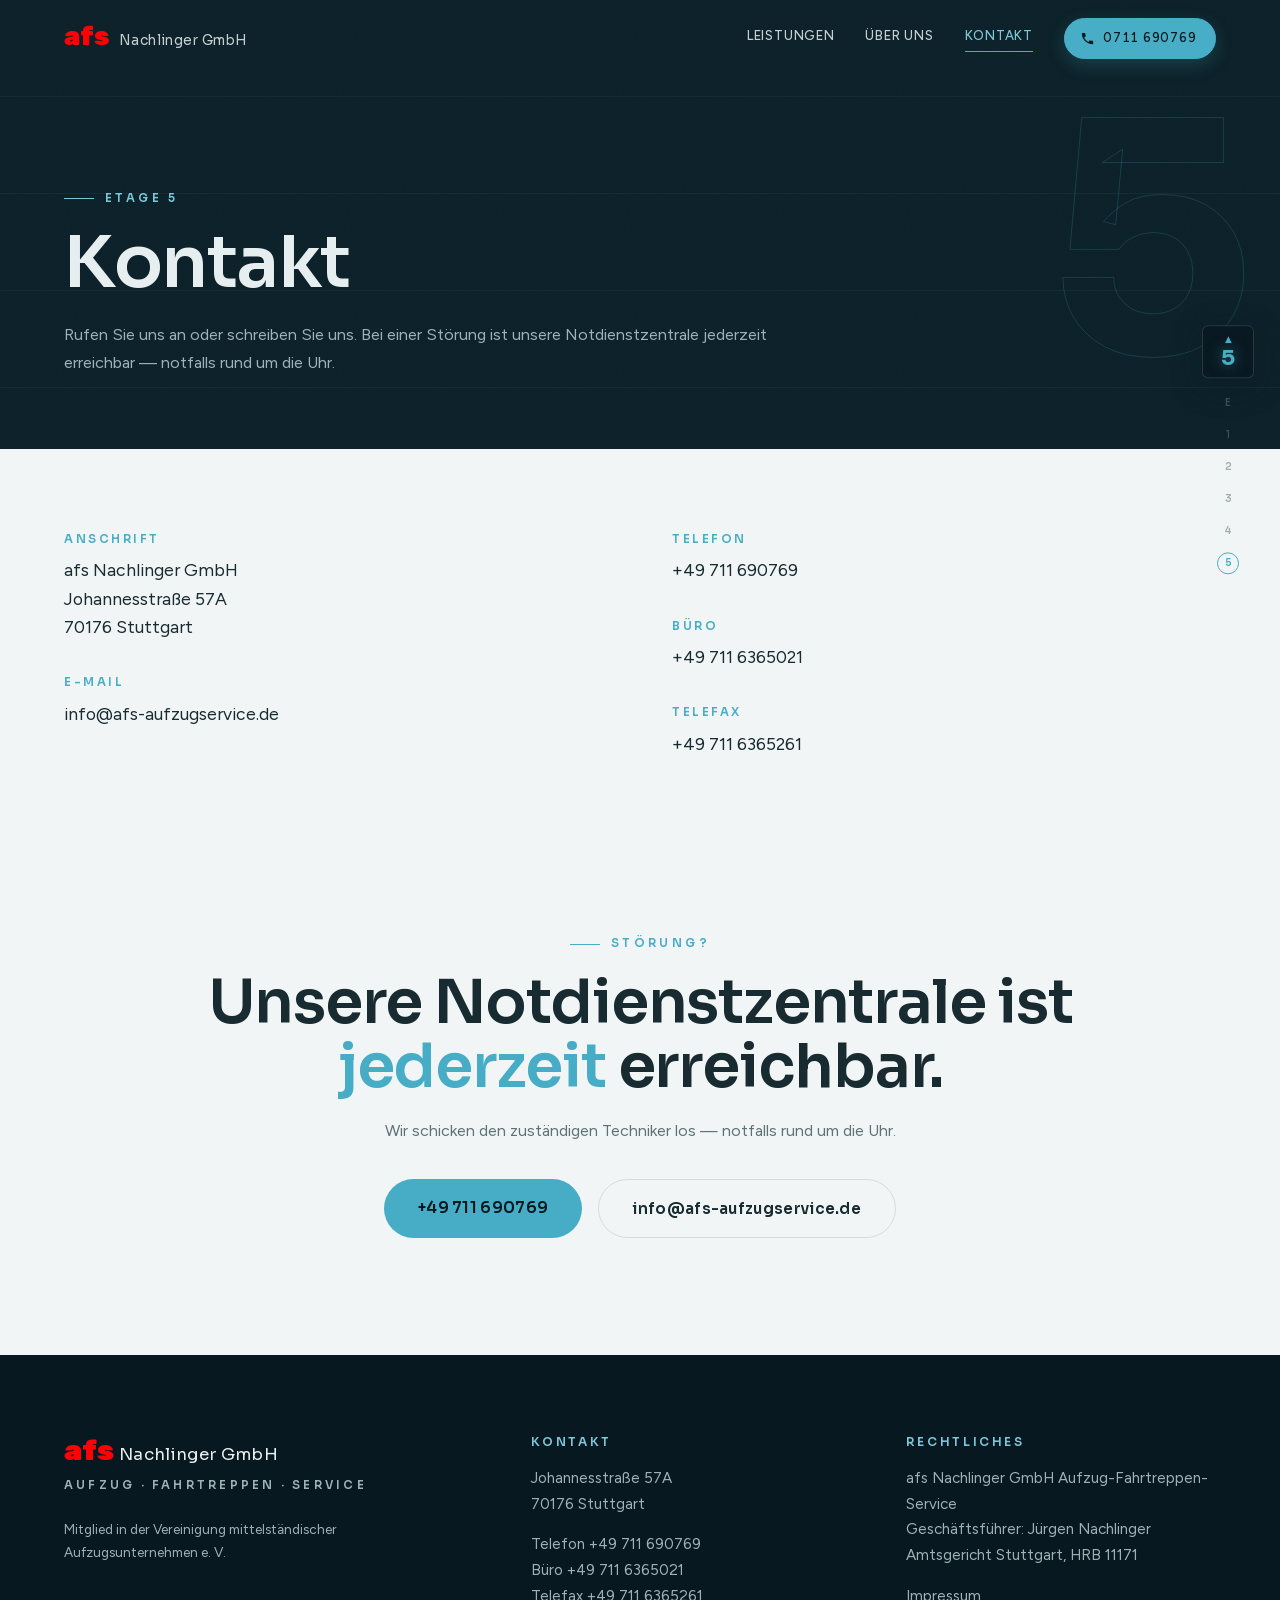
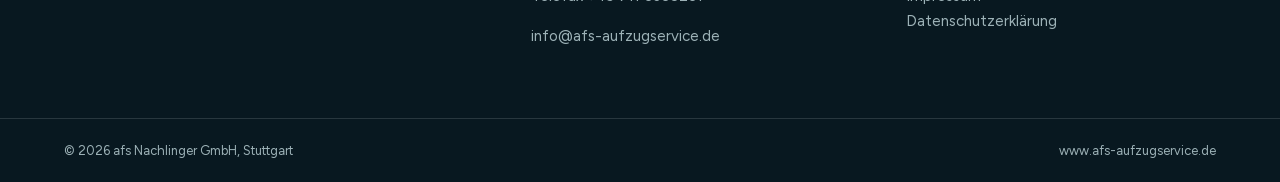
<file: kontakt.html>
<!DOCTYPE html>
<html lang="de">
<head>
<meta charset="UTF-8">
<meta name="viewport" content="width=device-width, initial-scale=1.0">
<meta name="robots" content="noindex, nofollow">
<title>Kontakt — afs Nachlinger GmbH, Stuttgart</title>
<meta name="description" content="afs Nachlinger GmbH, Johannesstraße 57A, 70176 Stuttgart. Telefon +49 711 690769 — die Notdienstzentrale ist jederzeit erreichbar.">
<link rel="stylesheet" href="css/style.css">
<script src="js/head.js"></script>
</head>
<body data-floor="5">

<!-- ETAGEN-ANZEIGE (Signature) — jede Etage ist eine Seite -->
<nav class="lift-panel" aria-label="Etagen">
  <div class="lift-panel__display">
    <span class="lift-panel__arrow" data-arrow aria-hidden="true">▲</span>
    <span class="lift-panel__floor" data-floor aria-hidden="true">5</span>
  </div>
  <ol class="lift-panel__stops">
    <li><a href="index.html" data-floor="E" aria-label="Erdgeschoss — Startseite">E</a></li>
    <li><a href="leistungen.html#wartung" data-floor="1" aria-label="Etage 1 — Wartung">1</a></li>
    <li><a href="leistungen.html#reparatur" data-floor="2" aria-label="Etage 2 — Reparatur">2</a></li>
    <li><a href="leistungen.html#umbau" data-floor="3" aria-label="Etage 3 — Umbau und Modernisierung">3</a></li>
    <li><a href="ueber-uns.html" data-floor="4" aria-label="Etage 4 — Über uns">4</a></li>
    <li><a href="kontakt.html" data-floor="5" aria-label="Etage 5 — Kontakt">5</a></li>
  </ol>
</nav>

<!-- NAV -->
<header class="nav" data-nav>
  <a class="nav__brand" href="index.html">
    <span class="nav__logo">afs</span>
    <span class="nav__name">Nachlinger GmbH</span>
  </a>
  <nav class="nav__links" aria-label="Hauptnavigation">
    <a href="leistungen.html">Leistungen</a>
    <a href="ueber-uns.html">Über uns</a>
    <a class="is-active" href="kontakt.html" aria-current="page">Kontakt</a>
    <a class="nav__cta" href="tel:+49711690769" aria-label="Jetzt anrufen: 0711 690769">
      <svg viewBox="0 0 24 24" aria-hidden="true" focusable="false"><path d="M6.6 10.8a15.1 15.1 0 0 0 6.6 6.6l2.2-2.2c.3-.3.7-.4 1-.2 1.2.4 2.4.6 3.7.6.6 0 1 .4 1 1V20c0 .6-.4 1-1 1C10.7 21 3 13.3 3 4c0-.6.4-1 1-1h3.5c.6 0 1 .4 1 1 0 1.3.2 2.5.6 3.7.1.3 0 .7-.2 1l-2.3 2.1z"/></svg>
      <span>0711 690769</span>
    </a>
    <button class="nav__burger" data-menu-toggle aria-expanded="false" aria-controls="mobilnav">
      <span class="nav__burger-box" aria-hidden="true"><span></span><span></span></span>
      <span class="nav__burger-label">Menü</span>
    </button>
  </nav>
</header>

<!-- MOBIL-MENUE -->
<div class="mobilnav" id="mobilnav" data-menu>
  <a href="leistungen.html">Leistungen</a>
  <a href="ueber-uns.html">Über uns</a>
  <a href="kontakt.html" aria-current="page">Kontakt</a>
  <a class="mobilnav__call" href="tel:+49711690769">0711 690769 anrufen</a>
</div>

<main>

<!-- ═══ SEITEN-HERO ═══ -->
<section class="pagehero">
  <span class="pagehero__num" aria-hidden="true">5</span>
  <div class="wrap pagehero__inner">
    <p class="eyebrow eyebrow--light reveal">Etage 5</p>
    <h1 class="pagehero__title reveal">Kontakt</h1>
    <p class="pagehero__lead reveal">Rufen Sie uns an oder schreiben Sie uns. Bei einer Störung ist unsere Notdienstzentrale jederzeit erreichbar — notfalls rund um die Uhr.</p>
  </div>
</section>

<!-- ═══ KONTAKTANGABEN ═══ -->
<section class="contact">
  <div class="wrap contact__grid">

    <div class="reveal">
      <p class="contact__label">Anschrift</p>
      <address class="contact__value">
        afs Nachlinger GmbH<br>
        Johannesstraße 57A<br>
        70176 Stuttgart
      </address>

      <p class="contact__label">E-Mail</p>
      <p class="contact__value"><a href="mailto:info@afs-aufzugservice.de">info@afs-aufzugservice.de</a></p>
    </div>

    <div class="reveal">
      <p class="contact__label">Telefon</p>
      <p class="contact__value"><a href="tel:+49711690769">+49 711 690769</a></p>

      <p class="contact__label">Büro</p>
      <p class="contact__value"><a href="tel:+497116365021">+49 711 6365021</a></p>

      <p class="contact__label">Telefax</p>
      <p class="contact__value">+49 711 6365261</p>
    </div>

  </div>
</section>

<!-- ═══ NOTDIENST ═══ -->
<section class="sos">
  <div class="wrap sos__inner">
    <p class="eyebrow reveal">Störung?</p>
    <h2 class="sos__title reveal">Unsere Notdienstzentrale ist <em>jederzeit</em> erreichbar.</h2>
    <p class="sos__text reveal">Wir schicken den zuständigen Techniker los — notfalls rund um die Uhr.</p>
    <div class="sos__actions reveal">
      <a class="btn" href="tel:+49711690769">+49 711 690769</a>
      <a class="btn btn--ghost" href="mailto:info@afs-aufzugservice.de">info@afs-aufzugservice.de</a>
    </div>
  </div>
</section>

</main>

<!-- ═══ FOOTER ═══ -->
<footer class="footer">
  <div class="wrap footer__grid">
    <div class="footer__brand">
      <p class="footer__logo">afs <span>Nachlinger GmbH</span></p>
      <p class="footer__tag">Aufzug · Fahrtreppen · Service</p>
      <p class="footer__badge">Mitglied in der Vereinigung mittelständischer Aufzugsunternehmen e.&thinsp;V.</p>
    </div>
    <div class="footer__col">
      <h4>Kontakt</h4>
      <address>
        Johannesstraße 57A<br>70176 Stuttgart
      </address>
      <p><a href="tel:+49711690769">Telefon +49 711 690769</a><br>
         <a href="tel:+497116365021">Büro +49 711 6365021</a><br>
         Telefax +49 711 6365261</p>
      <p><a href="mailto:info@afs-aufzugservice.de">info@afs-aufzugservice.de</a></p>
    </div>
    <div class="footer__col">
      <h4>Rechtliches</h4>
      <p>afs Nachlinger GmbH Aufzug-Fahrtreppen-Service<br>Geschäftsführer: Jürgen Nachlinger<br>Amtsgericht Stuttgart, HRB 11171</p>
      <p><a href="impressum.html">Impressum</a><br>
         <a href="datenschutz.html">Datenschutzerklärung</a></p>
    </div>
  </div>
  <div class="wrap footer__base">
    <p>© 2026 afs Nachlinger GmbH, Stuttgart</p>
    <p>www.afs-aufzugservice.de</p>
  </div>
</footer>

<script src="js/main.js"></script>
</body>
</html>
</file>
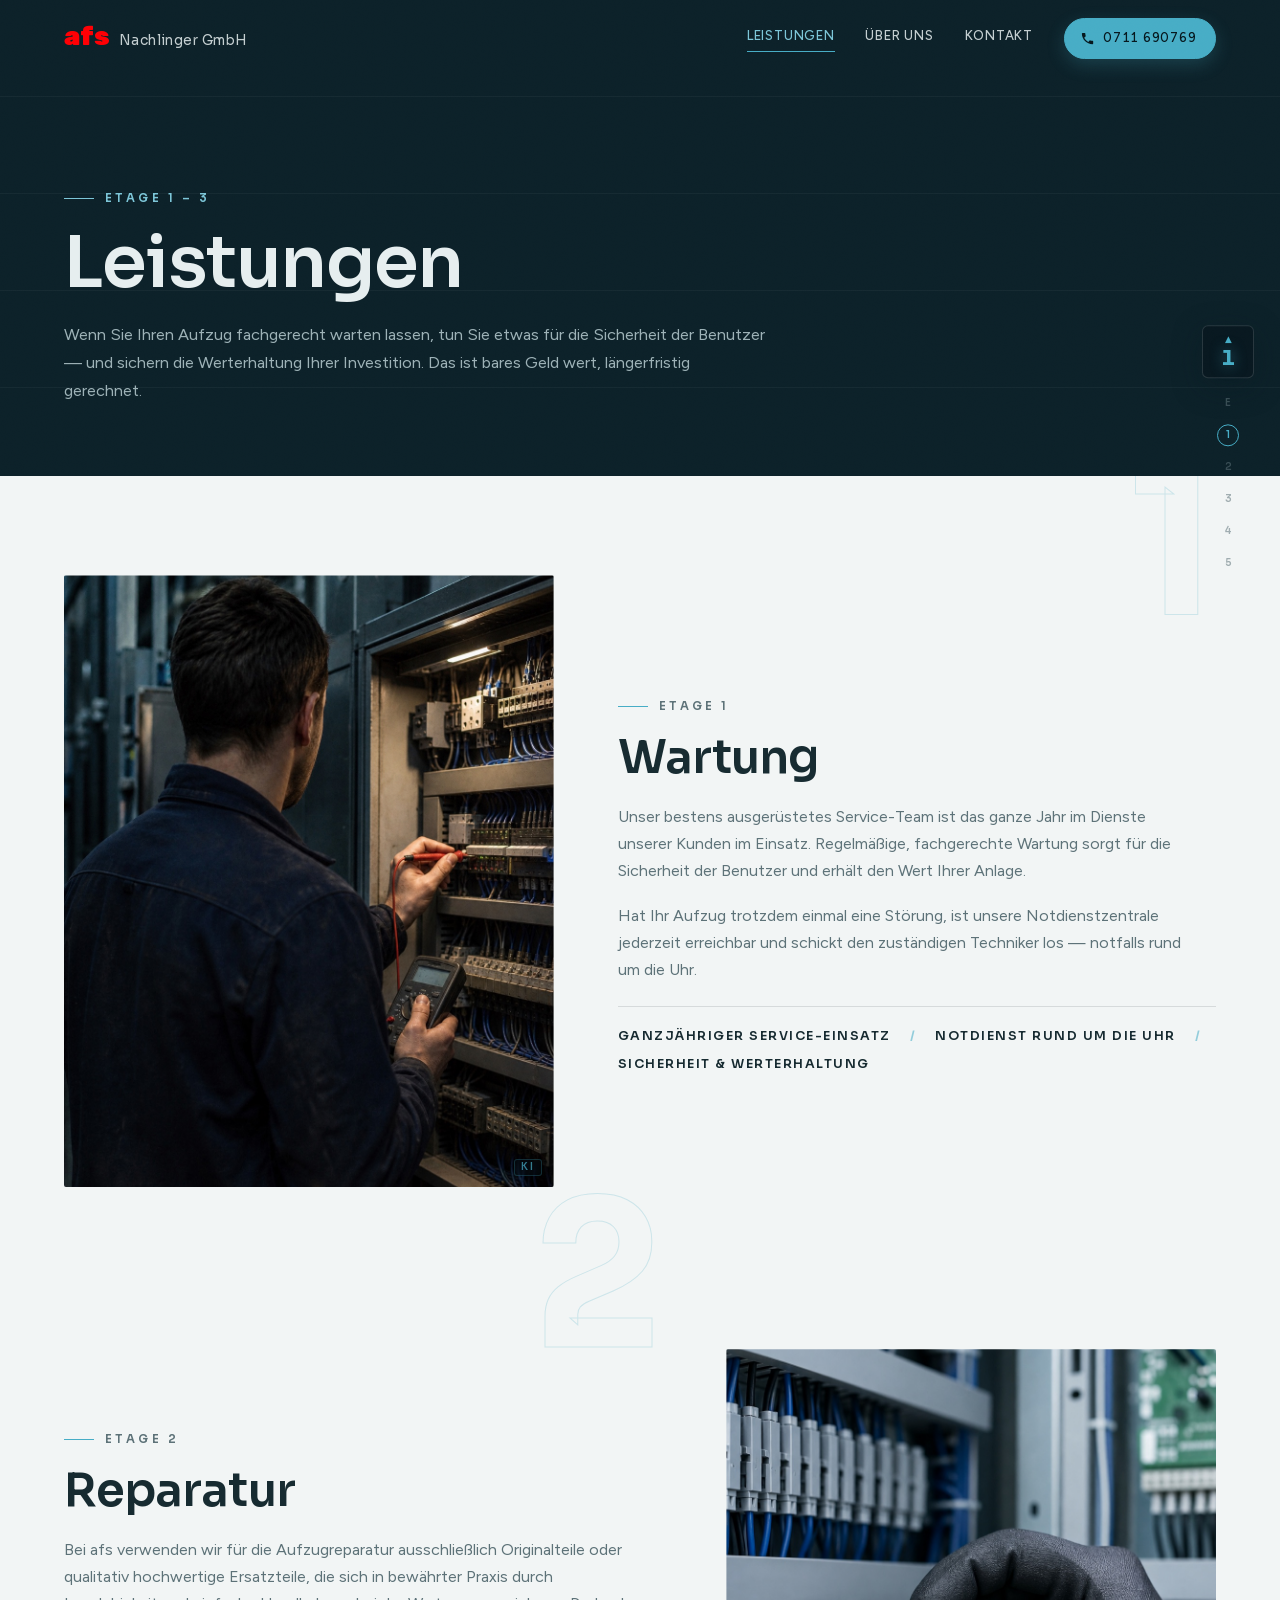
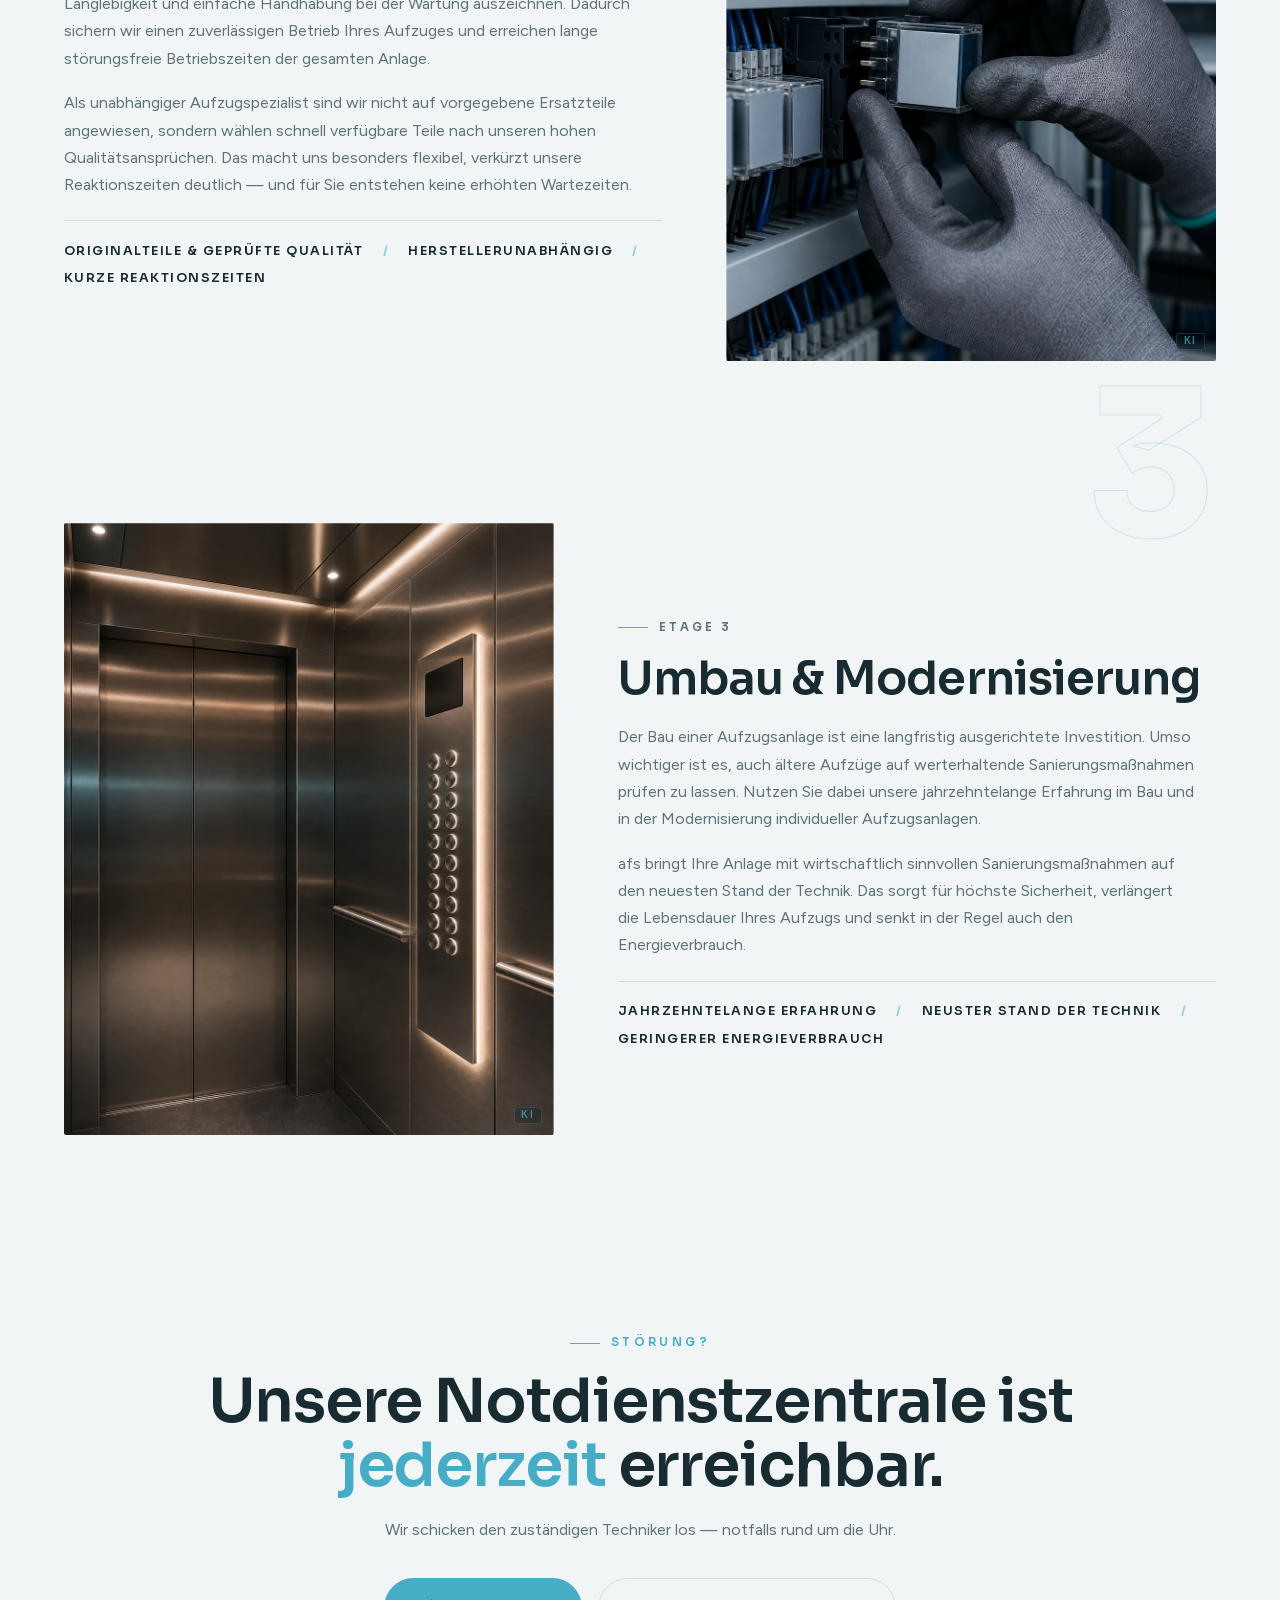
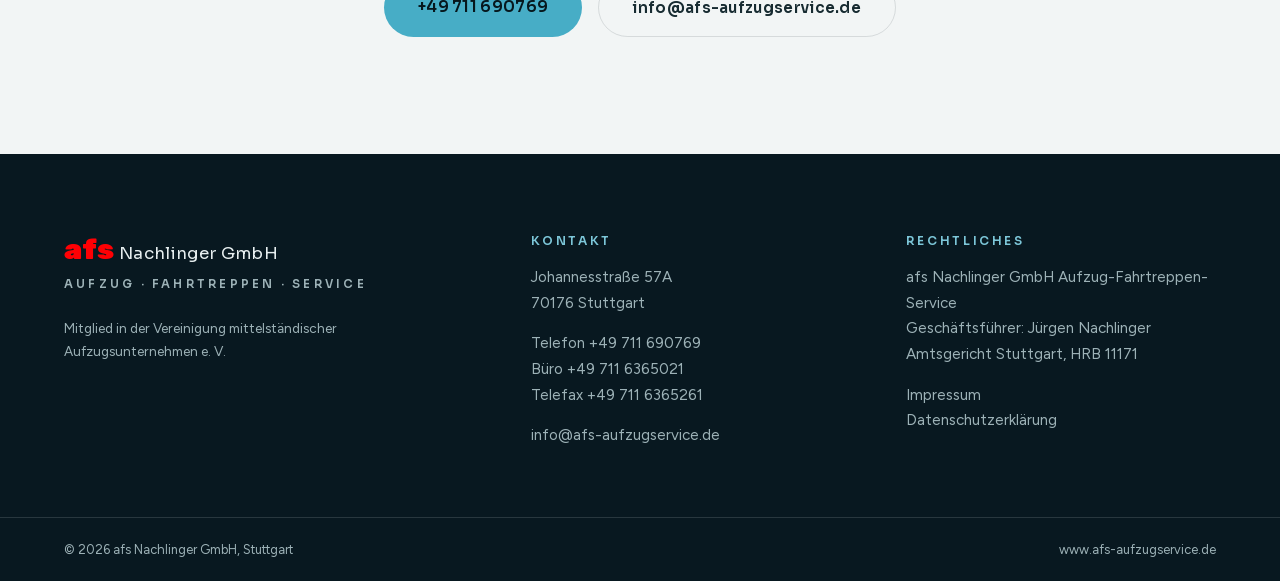
<file: leistungen.html>
<!DOCTYPE html>
<html lang="de">
<head>
<meta charset="UTF-8">
<meta name="viewport" content="width=device-width, initial-scale=1.0">
<meta name="robots" content="noindex, nofollow">
<title>Leistungen — Wartung, Reparatur, Modernisierung | afs Nachlinger GmbH</title>
<meta name="description" content="Wartung, Reparatur und Modernisierung von Aufzügen und Fahrtreppen in Stuttgart — herstellerunabhängig, mit geprüften Teilen und kurzen Reaktionszeiten.">
<link rel="stylesheet" href="css/style.css">
<script src="js/head.js"></script>
</head>
<body data-floor="1">

<!-- ETAGEN-ANZEIGE (Signature) — jede Etage ist eine Seite -->
<nav class="lift-panel" aria-label="Etagen">
  <div class="lift-panel__display">
    <span class="lift-panel__arrow" data-arrow aria-hidden="true">▲</span>
    <span class="lift-panel__floor" data-floor aria-hidden="true">1</span>
  </div>
  <ol class="lift-panel__stops">
    <li><a href="index.html" data-floor="E" aria-label="Erdgeschoss — Startseite">E</a></li>
    <li><a href="leistungen.html#wartung" data-floor="1" aria-label="Etage 1 — Wartung">1</a></li>
    <li><a href="leistungen.html#reparatur" data-floor="2" aria-label="Etage 2 — Reparatur">2</a></li>
    <li><a href="leistungen.html#umbau" data-floor="3" aria-label="Etage 3 — Umbau und Modernisierung">3</a></li>
    <li><a href="ueber-uns.html" data-floor="4" aria-label="Etage 4 — Über uns">4</a></li>
    <li><a href="kontakt.html" data-floor="5" aria-label="Etage 5 — Kontakt">5</a></li>
  </ol>
</nav>

<!-- NAV -->
<header class="nav" data-nav>
  <a class="nav__brand" href="index.html">
    <span class="nav__logo">afs</span>
    <span class="nav__name">Nachlinger GmbH</span>
  </a>
  <nav class="nav__links" aria-label="Hauptnavigation">
    <a class="is-active" href="leistungen.html" aria-current="page">Leistungen</a>
    <a href="ueber-uns.html">Über uns</a>
    <a href="kontakt.html">Kontakt</a>
    <a class="nav__cta" href="tel:+49711690769" aria-label="Jetzt anrufen: 0711 690769">
      <svg viewBox="0 0 24 24" aria-hidden="true" focusable="false"><path d="M6.6 10.8a15.1 15.1 0 0 0 6.6 6.6l2.2-2.2c.3-.3.7-.4 1-.2 1.2.4 2.4.6 3.7.6.6 0 1 .4 1 1V20c0 .6-.4 1-1 1C10.7 21 3 13.3 3 4c0-.6.4-1 1-1h3.5c.6 0 1 .4 1 1 0 1.3.2 2.5.6 3.7.1.3 0 .7-.2 1l-2.3 2.1z"/></svg>
      <span>0711 690769</span>
    </a>
    <button class="nav__burger" data-menu-toggle aria-expanded="false" aria-controls="mobilnav">
      <span class="nav__burger-box" aria-hidden="true"><span></span><span></span></span>
      <span class="nav__burger-label">Menü</span>
    </button>
  </nav>
</header>

<!-- MOBIL-MENUE -->
<div class="mobilnav" id="mobilnav" data-menu>
  <a href="leistungen.html" aria-current="page">Leistungen</a>
  <a href="ueber-uns.html">Über uns</a>
  <a href="kontakt.html">Kontakt</a>
  <a class="mobilnav__call" href="tel:+49711690769">0711 690769 anrufen</a>
</div>

<main>

<!-- ═══ SEITEN-HERO ═══ -->
<section class="pagehero">
  <div class="wrap pagehero__inner">
    <p class="eyebrow eyebrow--light reveal">Etage 1 – 3</p>
    <h1 class="pagehero__title reveal">Leistungen</h1>
    <p class="pagehero__lead reveal">Wenn Sie Ihren Aufzug fachgerecht warten lassen, tun Sie etwas für die Sicherheit der Benutzer — und sichern die Werterhaltung Ihrer Investition. Das ist bares Geld wert, längerfristig gerechnet.</p>
  </div>
</section>

<!-- ═══ ETAGE 1 — WARTUNG ═══ -->
<section class="floor" id="wartung" data-floor-stop="wartung">
  <div class="wrap floor__grid">
    <div class="floor__media reveal-img">
      <div class="img-slot img-slot--tall" data-img="img/wartung.jpg" data-alt="Techniker prüft die Steuerung einer Aufzugsanlage mit einem Messgerät"><span class="ki-badge" title="Dieses Bild wurde mit künstlicher Intelligenz erzeugt.">KI</span></div>
    </div>
    <div class="floor__body">
      <span class="floor__num" aria-hidden="true">1</span>
      <p class="eyebrow reveal">Etage 1</p>
      <h2 class="floor__title reveal">Wartung</h2>
      <p class="reveal">Unser bestens ausgerüstetes Service-Team ist das ganze Jahr im Dienste unserer Kunden im Einsatz. Regelmäßige, fachgerechte Wartung sorgt für die Sicherheit der Benutzer und erhält den Wert Ihrer Anlage.</p>
      <p class="reveal">Hat Ihr Aufzug trotzdem einmal eine Störung, ist unsere Notdienstzentrale jederzeit erreichbar und schickt den zuständigen Techniker los — notfalls rund um die Uhr.</p>
      <ul class="floor__facts reveal">
        <li>Ganzjähriger Service-Einsatz</li>
        <li>Notdienst rund um die Uhr</li>
        <li>Sicherheit &amp; Werterhaltung</li>
      </ul>
    </div>
  </div>
</section>

<!-- ═══ ETAGE 2 — REPARATUR ═══ -->
<section class="floor floor--flip" id="reparatur" data-floor-stop="reparatur">
  <div class="wrap floor__grid">
    <div class="floor__media reveal-img">
      <div class="img-slot img-slot--tall" data-img="img/reparatur.jpg" data-alt="Steuerungstechnik einer Aufzugsanlage im Detail"><span class="ki-badge" title="Dieses Bild wurde mit künstlicher Intelligenz erzeugt.">KI</span></div>
    </div>
    <div class="floor__body">
      <span class="floor__num" aria-hidden="true">2</span>
      <p class="eyebrow reveal">Etage 2</p>
      <h2 class="floor__title reveal">Reparatur</h2>
      <p class="reveal">Bei afs verwenden wir für die Aufzugreparatur ausschließlich Originalteile oder qualitativ hochwertige Ersatzteile, die sich in bewährter Praxis durch Langlebigkeit und einfache Handhabung bei der Wartung auszeichnen. Dadurch sichern wir einen zuverlässigen Betrieb Ihres Aufzuges und erreichen lange störungsfreie Betriebszeiten der gesamten Anlage.</p>
      <p class="reveal">Als unabhängiger Aufzugspezialist sind wir nicht auf vorgegebene Ersatzteile angewiesen, sondern wählen schnell verfügbare Teile nach unseren hohen Qualitätsansprüchen. Das macht uns besonders flexibel, verkürzt unsere Reaktionszeiten deutlich — und für Sie entstehen keine erhöhten Wartezeiten.</p>
      <ul class="floor__facts reveal">
        <li>Originalteile &amp; geprüfte Qualität</li>
        <li>Herstellerunabhängig</li>
        <li>Kurze Reaktionszeiten</li>
      </ul>
    </div>
  </div>
</section>

<!-- ═══ ETAGE 3 — UMBAU & MODERNISIERUNG ═══ -->
<section class="floor" id="umbau" data-floor-stop="umbau">
  <div class="wrap floor__grid">
    <div class="floor__media reveal-img">
      <div class="img-slot img-slot--tall" data-img="img/modernisierung.jpg" data-alt="Modernisierte Aufzugkabine mit neuer Ausstattung"><span class="ki-badge" title="Dieses Bild wurde mit künstlicher Intelligenz erzeugt.">KI</span></div>
    </div>
    <div class="floor__body">
      <span class="floor__num" aria-hidden="true">3</span>
      <p class="eyebrow reveal">Etage 3</p>
      <h2 class="floor__title reveal">Umbau &amp; Modernisierung</h2>
      <p class="reveal">Der Bau einer Aufzugsanlage ist eine langfristig ausgerichtete Investition. Umso wichtiger ist es, auch ältere Aufzüge auf werterhaltende Sanierungsmaßnahmen prüfen zu lassen. Nutzen Sie dabei unsere jahrzehntelange Erfahrung im Bau und in der Modernisierung individueller Aufzugsanlagen.</p>
      <p class="reveal">afs bringt Ihre Anlage mit wirtschaftlich sinnvollen Sanierungsmaßnahmen auf den neuesten Stand der Technik. Das sorgt für höchste Sicherheit, verlängert die Lebensdauer Ihres Aufzugs und senkt in der Regel auch den Energieverbrauch.</p>
      <ul class="floor__facts reveal">
        <li>Jahrzehntelange Erfahrung</li>
        <li>Neuster Stand der Technik</li>
        <li>Geringerer Energieverbrauch</li>
      </ul>
    </div>
  </div>
</section>

<!-- ═══ NOTDIENST ═══ -->
<section class="sos">
  <div class="wrap sos__inner">
    <p class="eyebrow reveal">Störung?</p>
    <h2 class="sos__title reveal">Unsere Notdienstzentrale ist <em>jederzeit</em> erreichbar.</h2>
    <p class="sos__text reveal">Wir schicken den zuständigen Techniker los — notfalls rund um die Uhr.</p>
    <div class="sos__actions reveal">
      <a class="btn" href="tel:+49711690769">+49 711 690769</a>
      <a class="btn btn--ghost" href="mailto:info@afs-aufzugservice.de">info@afs-aufzugservice.de</a>
    </div>
  </div>
</section>

</main>

<!-- ═══ FOOTER ═══ -->
<footer class="footer">
  <div class="wrap footer__grid">
    <div class="footer__brand">
      <p class="footer__logo">afs <span>Nachlinger GmbH</span></p>
      <p class="footer__tag">Aufzug · Fahrtreppen · Service</p>
      <p class="footer__badge">Mitglied in der Vereinigung mittelständischer Aufzugsunternehmen e.&thinsp;V.</p>
    </div>
    <div class="footer__col">
      <h4>Kontakt</h4>
      <address>
        Johannesstraße 57A<br>70176 Stuttgart
      </address>
      <p><a href="tel:+49711690769">Telefon +49 711 690769</a><br>
         <a href="tel:+497116365021">Büro +49 711 6365021</a><br>
         Telefax +49 711 6365261</p>
      <p><a href="mailto:info@afs-aufzugservice.de">info@afs-aufzugservice.de</a></p>
    </div>
    <div class="footer__col">
      <h4>Rechtliches</h4>
      <p>afs Nachlinger GmbH Aufzug-Fahrtreppen-Service<br>Geschäftsführer: Jürgen Nachlinger<br>Amtsgericht Stuttgart, HRB 11171</p>
      <p><a href="impressum.html">Impressum</a><br>
         <a href="datenschutz.html">Datenschutzerklärung</a></p>
    </div>
  </div>
  <div class="wrap footer__base">
    <p>© 2026 afs Nachlinger GmbH, Stuttgart</p>
    <p>www.afs-aufzugservice.de</p>
  </div>
</footer>

<script src="js/main.js"></script>
</body>
</html>
</file>
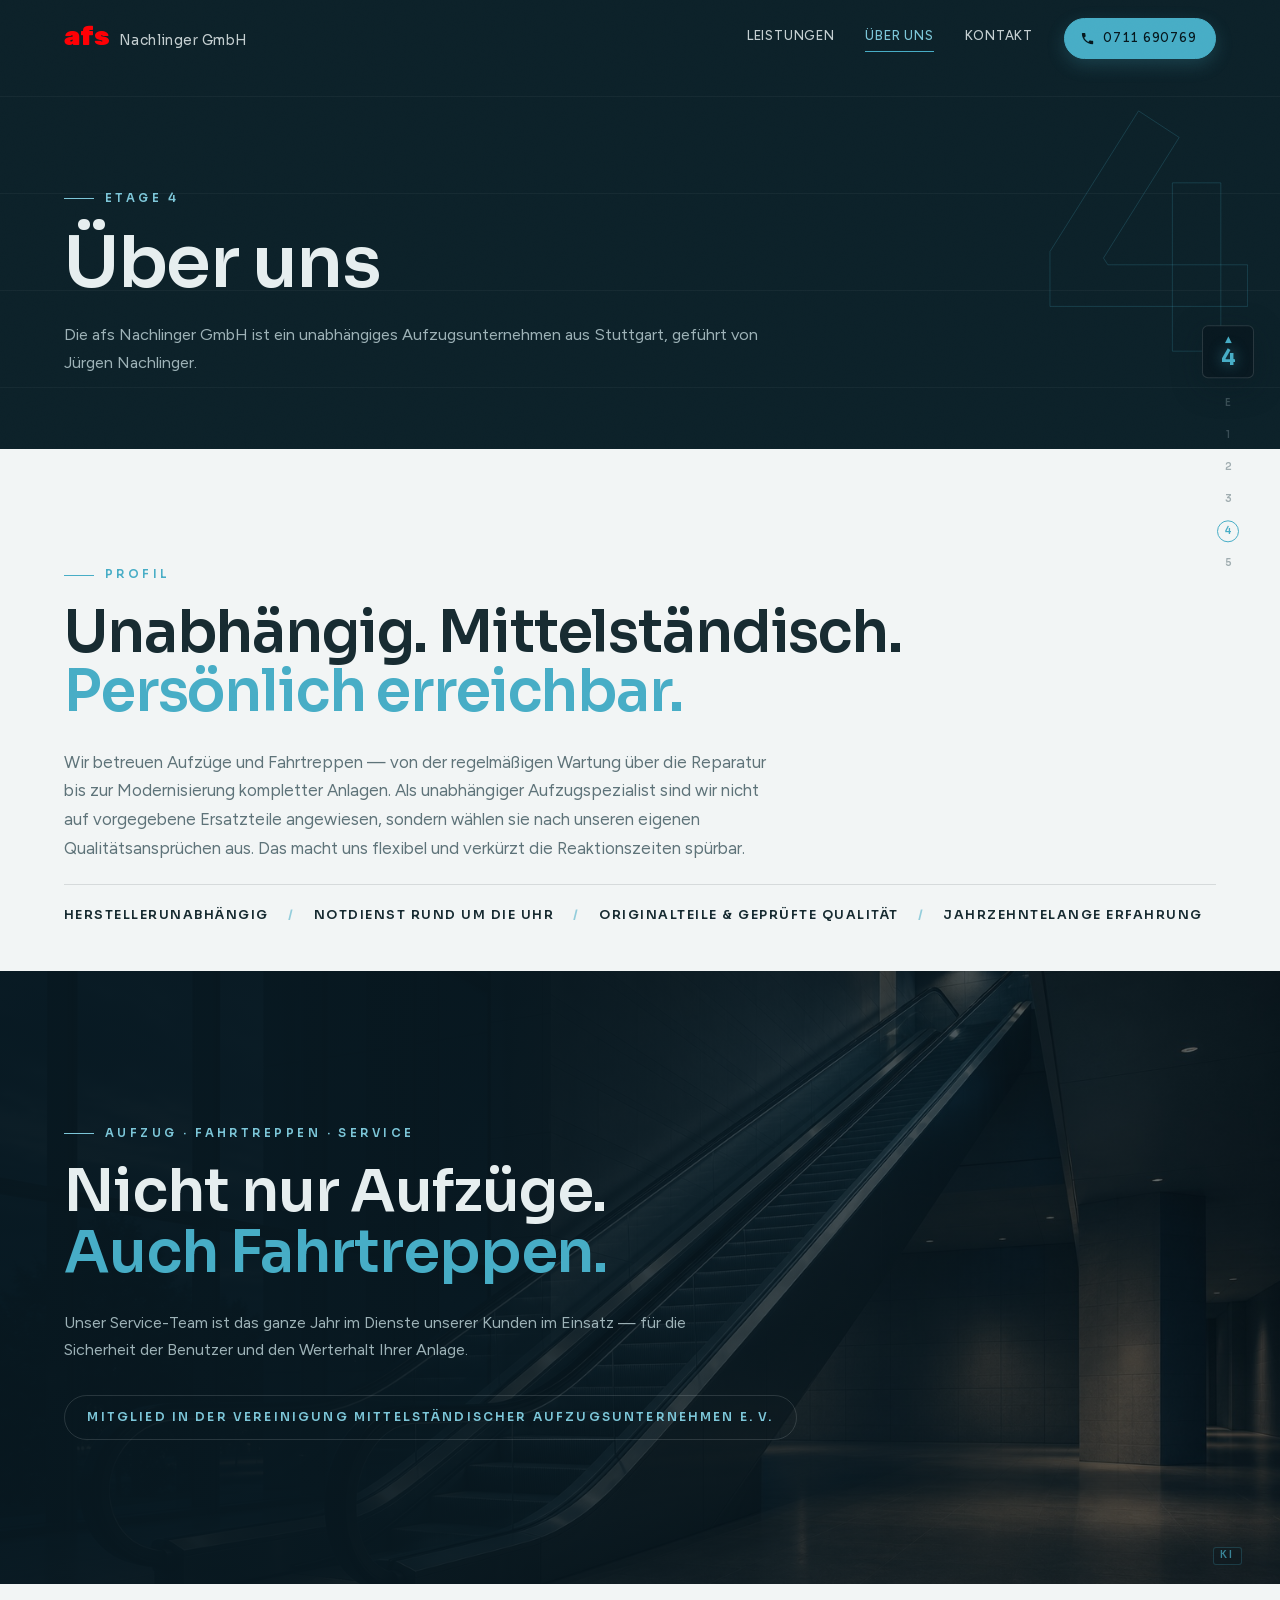
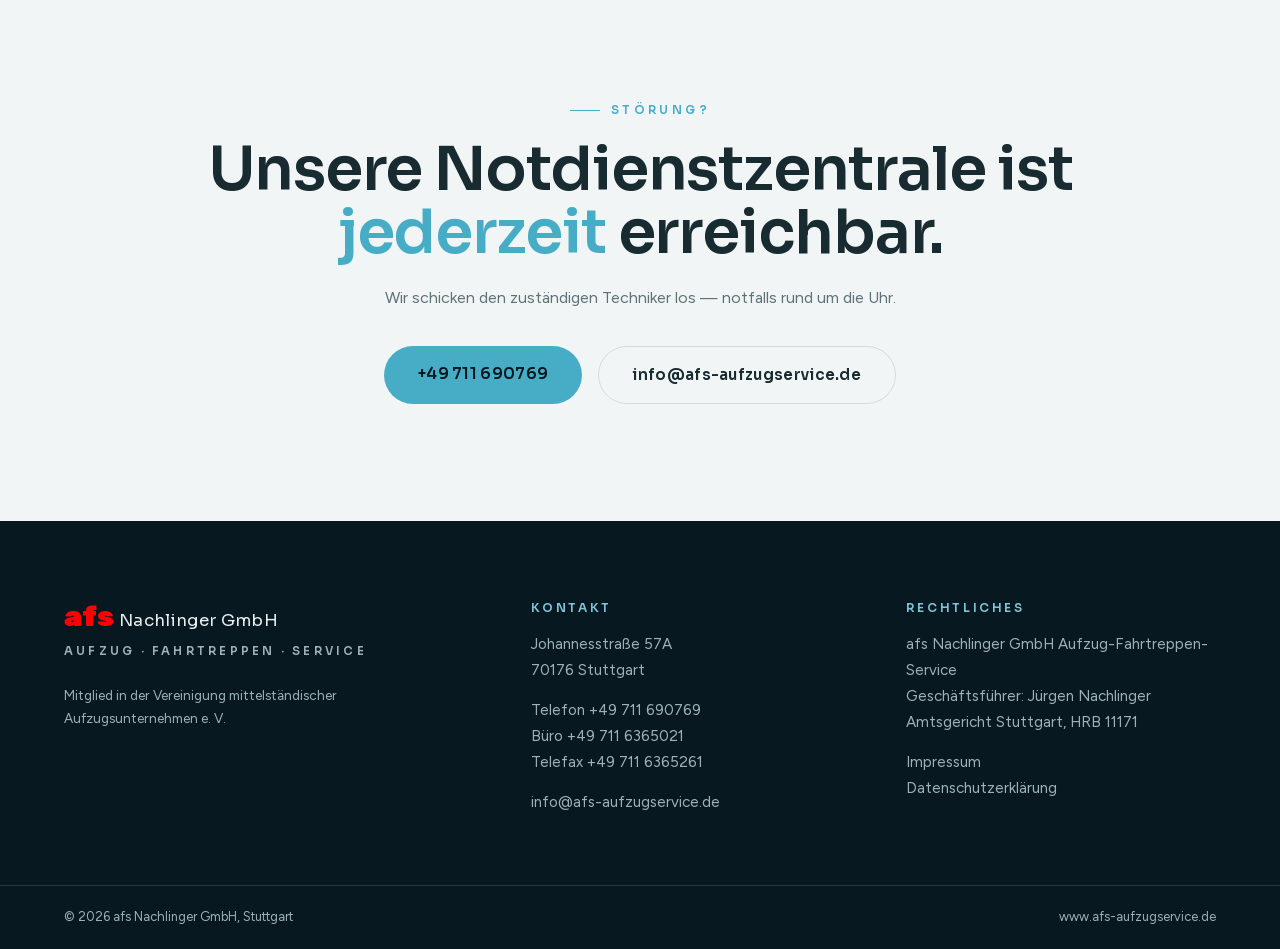
<file: ueber-uns.html>
<!DOCTYPE html>
<html lang="de">
<head>
<meta charset="UTF-8">
<meta name="viewport" content="width=device-width, initial-scale=1.0">
<meta name="robots" content="noindex, nofollow">
<title>Über uns — unabhängiger Aufzugspezialist in Stuttgart | afs Nachlinger GmbH</title>
<meta name="description" content="Die afs Nachlinger GmbH ist ein unabhängiges Aufzugsunternehmen aus Stuttgart. Wir betreuen Aufzüge und Fahrtreppen von der Wartung bis zur Modernisierung.">
<link rel="stylesheet" href="css/style.css">
<script src="js/head.js"></script>
</head>
<body data-floor="4">

<!-- ETAGEN-ANZEIGE (Signature) — jede Etage ist eine Seite -->
<nav class="lift-panel" aria-label="Etagen">
  <div class="lift-panel__display">
    <span class="lift-panel__arrow" data-arrow aria-hidden="true">▲</span>
    <span class="lift-panel__floor" data-floor aria-hidden="true">4</span>
  </div>
  <ol class="lift-panel__stops">
    <li><a href="index.html" data-floor="E" aria-label="Erdgeschoss — Startseite">E</a></li>
    <li><a href="leistungen.html#wartung" data-floor="1" aria-label="Etage 1 — Wartung">1</a></li>
    <li><a href="leistungen.html#reparatur" data-floor="2" aria-label="Etage 2 — Reparatur">2</a></li>
    <li><a href="leistungen.html#umbau" data-floor="3" aria-label="Etage 3 — Umbau und Modernisierung">3</a></li>
    <li><a href="ueber-uns.html" data-floor="4" aria-label="Etage 4 — Über uns">4</a></li>
    <li><a href="kontakt.html" data-floor="5" aria-label="Etage 5 — Kontakt">5</a></li>
  </ol>
</nav>

<!-- NAV -->
<header class="nav" data-nav>
  <a class="nav__brand" href="index.html">
    <span class="nav__logo">afs</span>
    <span class="nav__name">Nachlinger GmbH</span>
  </a>
  <nav class="nav__links" aria-label="Hauptnavigation">
    <a href="leistungen.html">Leistungen</a>
    <a class="is-active" href="ueber-uns.html" aria-current="page">Über uns</a>
    <a href="kontakt.html">Kontakt</a>
    <a class="nav__cta" href="tel:+49711690769" aria-label="Jetzt anrufen: 0711 690769">
      <svg viewBox="0 0 24 24" aria-hidden="true" focusable="false"><path d="M6.6 10.8a15.1 15.1 0 0 0 6.6 6.6l2.2-2.2c.3-.3.7-.4 1-.2 1.2.4 2.4.6 3.7.6.6 0 1 .4 1 1V20c0 .6-.4 1-1 1C10.7 21 3 13.3 3 4c0-.6.4-1 1-1h3.5c.6 0 1 .4 1 1 0 1.3.2 2.5.6 3.7.1.3 0 .7-.2 1l-2.3 2.1z"/></svg>
      <span>0711 690769</span>
    </a>
    <button class="nav__burger" data-menu-toggle aria-expanded="false" aria-controls="mobilnav">
      <span class="nav__burger-box" aria-hidden="true"><span></span><span></span></span>
      <span class="nav__burger-label">Menü</span>
    </button>
  </nav>
</header>

<!-- MOBIL-MENUE -->
<div class="mobilnav" id="mobilnav" data-menu>
  <a href="leistungen.html">Leistungen</a>
  <a href="ueber-uns.html" aria-current="page">Über uns</a>
  <a href="kontakt.html">Kontakt</a>
  <a class="mobilnav__call" href="tel:+49711690769">0711 690769 anrufen</a>
</div>

<main>

<!-- ═══ SEITEN-HERO ═══ -->
<section class="pagehero">
  <span class="pagehero__num" aria-hidden="true">4</span>
  <div class="wrap pagehero__inner">
    <p class="eyebrow eyebrow--light reveal">Etage 4</p>
    <h1 class="pagehero__title reveal">Über uns</h1>
    <p class="pagehero__lead reveal">Die afs Nachlinger GmbH ist ein unabhängiges Aufzugsunternehmen aus Stuttgart, geführt von Jürgen Nachlinger.</p>
  </div>
</section>

<!-- ═══ PROFIL ═══ -->
<section class="intro">
  <div class="wrap">
    <p class="eyebrow reveal">Profil</p>
    <h2 class="intro__title reveal">Unabhängig. Mittelständisch.<br><em>Persönlich erreichbar.</em></h2>
    <p class="intro__lead reveal">Wir betreuen Aufzüge und Fahrtreppen — von der regelmäßigen Wartung über die Reparatur bis zur Modernisierung kompletter Anlagen. Als unabhängiger Aufzugspezialist sind wir nicht auf vorgegebene Ersatzteile angewiesen, sondern wählen sie nach unseren eigenen Qualitätsansprüchen aus. Das macht uns flexibel und verkürzt die Reaktionszeiten spürbar.</p>
    <ul class="floor__facts reveal">
      <li>Herstellerunabhängig</li>
      <li>Notdienst rund um die Uhr</li>
      <li>Originalteile &amp; geprüfte Qualität</li>
      <li>Jahrzehntelange Erfahrung</li>
    </ul>
  </div>
</section>

<!-- ═══ FAHRTREPPEN — Bildband ═══ -->
<section class="about">
  <div class="about__media img-slot" data-img="img/fahrtreppe.jpg" data-alt="Fahrtreppe in einem öffentlichen Gebäude"><span class="ki-badge" title="Dieses Bild wurde mit künstlicher Intelligenz erzeugt.">KI</span></div>
  <div class="about__scrim"></div>
  <div class="wrap about__inner">
    <p class="eyebrow eyebrow--light reveal">Aufzug · Fahrtreppen · Service</p>
    <h2 class="about__title reveal">Nicht nur Aufzüge.<br><em>Auch Fahrtreppen.</em></h2>
    <p class="about__text reveal">Unser Service-Team ist das ganze Jahr im Dienste unserer Kunden im Einsatz — für die Sicherheit der Benutzer und den Werterhalt Ihrer Anlage.</p>
    <p class="about__badge reveal">Mitglied in der Vereinigung mittelständischer Aufzugsunternehmen e.&thinsp;V.</p>
  </div>
</section>

<!-- ═══ NOTDIENST ═══ -->
<section class="sos">
  <div class="wrap sos__inner">
    <p class="eyebrow reveal">Störung?</p>
    <h2 class="sos__title reveal">Unsere Notdienstzentrale ist <em>jederzeit</em> erreichbar.</h2>
    <p class="sos__text reveal">Wir schicken den zuständigen Techniker los — notfalls rund um die Uhr.</p>
    <div class="sos__actions reveal">
      <a class="btn" href="tel:+49711690769">+49 711 690769</a>
      <a class="btn btn--ghost" href="mailto:info@afs-aufzugservice.de">info@afs-aufzugservice.de</a>
    </div>
  </div>
</section>

</main>

<!-- ═══ FOOTER ═══ -->
<footer class="footer">
  <div class="wrap footer__grid">
    <div class="footer__brand">
      <p class="footer__logo">afs <span>Nachlinger GmbH</span></p>
      <p class="footer__tag">Aufzug · Fahrtreppen · Service</p>
      <p class="footer__badge">Mitglied in der Vereinigung mittelständischer Aufzugsunternehmen e.&thinsp;V.</p>
    </div>
    <div class="footer__col">
      <h4>Kontakt</h4>
      <address>
        Johannesstraße 57A<br>70176 Stuttgart
      </address>
      <p><a href="tel:+49711690769">Telefon +49 711 690769</a><br>
         <a href="tel:+497116365021">Büro +49 711 6365021</a><br>
         Telefax +49 711 6365261</p>
      <p><a href="mailto:info@afs-aufzugservice.de">info@afs-aufzugservice.de</a></p>
    </div>
    <div class="footer__col">
      <h4>Rechtliches</h4>
      <p>afs Nachlinger GmbH Aufzug-Fahrtreppen-Service<br>Geschäftsführer: Jürgen Nachlinger<br>Amtsgericht Stuttgart, HRB 11171</p>
      <p><a href="impressum.html">Impressum</a><br>
         <a href="datenschutz.html">Datenschutzerklärung</a></p>
    </div>
  </div>
  <div class="wrap footer__base">
    <p>© 2026 afs Nachlinger GmbH, Stuttgart</p>
    <p>www.afs-aufzugservice.de</p>
  </div>
</footer>

<script src="js/main.js"></script>
</body>
</html>
</file>
<file: css/style.css>
/* ═══════════════════════════════════════════════════════════
   afs Nachlinger GmbH — Aufzug · Fahrtreppen · Service
   Ruhiges Petrol-Editorial · Signature: Etagen-Anzeige
   ═══════════════════════════════════════════════════════════ */

:root{
  --bg:        #f2f5f5;   /* kühles Off-White */
  --bg-dark:   #0c2129;   /* tiefes Petrol (aus dem Alt-Hero) */
  --bg-darker: #081820;
  --ink:       #172b31;   /* Text auf hell, kühl gebrochen */
  --ink-light: #e6eeef;   /* Text auf dunkel */
  --muted:     #5d7278;
  --muted-light:#9db2b7;
  --accent:    #47adc6;   /* beruhigtes Türkis der Altseite (#52bad5) */
  --accent-soft:#7cc6d8;
  --red:       #ff0004;   /* Marken-Rot des Kunden — exakt aus der Altseite (.hero_header) */
  --line:      rgba(23,43,49,.13);
  --line-light:rgba(230,238,239,.14);
  --display:   "Sora", system-ui, sans-serif;
  --sans:      "Figtree", system-ui, sans-serif;
  /* Wortmarke: Wunschschrift des Kunden zuerst (falls lokal installiert),
     dann Gill Sans UltraBold (macOS/iOS — dieselbe Zeichnung), zuletzt der
     selbst gehostete freie Ersatz Rubik 900. */
  --mark:      "Humanst521 UBd BT", "Humanist521 UBd BT", "Gill Sans", "Rubik", system-ui, sans-serif;
  --pad:       clamp(1.4rem, 5vw, 6rem);
  --maxw:      1440px;
}

/* Schriften selbst gehostet — keine Verbindung zu Google beim Seitenaufruf */
@font-face{
  font-family:"Sora";
  font-style:normal; font-weight:100 800; font-display:swap;
  src:url("fonts/sora-var-latin.woff2") format("woff2");
}
@font-face{
  font-family:"Figtree";
  font-style:normal; font-weight:300 900; font-display:swap;
  src:url("fonts/figtree-var-latin.woff2") format("woff2");
}
@font-face{
  font-family:"Rubik";
  font-style:normal; font-weight:900; font-display:swap;
  src:url("fonts/rubik-900-latin.woff2") format("woff2");
}

*{ margin:0; padding:0; box-sizing:border-box; }
html{ -webkit-font-smoothing:antialiased; text-rendering:optimizeLegibility; scroll-behavior:smooth; }
body{
  background:var(--bg); color:var(--ink);
  font-family:var(--sans);
  font-size:clamp(1rem, .6rem + .5vw, 1.125rem);
  line-height:1.7; overflow-x:hidden;
}
img{ display:block; width:100%; height:100%; object-fit:cover; }
a{ color:inherit; text-decoration:none; }
::selection{ background:var(--accent); color:#06171d; }
h1,h2,h3,h4{ font-family:var(--display); font-weight:600; line-height:1.04; letter-spacing:-.02em; }
em{ font-style:normal; color:var(--accent); }
.wrap{ max-width:var(--maxw); margin:0 auto; padding-left:var(--pad); padding-right:var(--pad); }

/* Filmkorn, sehr subtil */
body::after{ content:""; position:fixed; inset:0; z-index:9999; pointer-events:none;
  opacity:.03; mix-blend-mode:overlay;
  background-image:url("data:image/svg+xml,%3Csvg xmlns='http://www.w3.org/2000/svg' width='140' height='140'%3E%3Cfilter id='n'%3E%3CfeTurbulence type='fractalNoise' baseFrequency='.9' numOctaves='3'/%3E%3C/filter%3E%3Crect width='100%25' height='100%25' filter='url(%23n)'/%3E%3C/svg%3E"); }

/* ── Eyebrow ─────────────────────────────────────────────── */
.eyebrow{
  display:inline-flex; align-items:center; gap:11px;
  font-size:.72rem; font-weight:600; font-family:var(--display);
  text-transform:uppercase; letter-spacing:.3em; color:var(--accent);
  margin-bottom:1.1rem;
}
.eyebrow::before{ content:""; width:30px; height:1px; background:var(--accent); }
.eyebrow--light{ color:var(--accent-soft); }
.eyebrow--light::before{ background:var(--accent-soft); }

/* ── Etagen-Anzeige (Signature) ──────────────────────────── */
.lift-panel{
  position:fixed; right:clamp(.8rem,2vw,2rem); top:50%; transform:translateY(-50%);
  z-index:90; display:flex; flex-direction:column; align-items:center; gap:14px;
}
.lift-panel__display{
  display:flex; flex-direction:column; align-items:center; gap:2px;
  background:var(--bg-darker); border:1px solid var(--line-light);
  border-radius:6px; padding:.55rem .7rem .5rem; min-width:52px;
  box-shadow:0 8px 30px rgba(8,24,32,.35);
}
.lift-panel__arrow{
  font-size:.55rem; color:var(--accent); line-height:1;
  transition:transform .3s ease, opacity .3s ease;
}
.lift-panel__arrow.is-down{ transform:rotate(180deg); }
.lift-panel__floor{
  font-family:var(--display); font-weight:700; font-size:1.35rem; line-height:1.1;
  color:var(--accent); font-variant-numeric:tabular-nums;
  text-shadow:0 0 14px rgba(71,173,198,.55);
}
.lift-panel__stops{ list-style:none; display:flex; flex-direction:column; align-items:center; gap:10px; }
.lift-panel__stops a{
  font-family:var(--display); font-size:.6rem; font-weight:600;
  color:var(--muted); opacity:.55; line-height:1;
  width:22px; height:22px; border-radius:50%;
  display:flex; align-items:center; justify-content:center;
  border:1px solid transparent;
  transition:color .35s ease, opacity .35s ease, border-color .35s ease, transform .16s cubic-bezier(.2,.7,.3,1);
}
.lift-panel__stops a:hover{ color:var(--accent-soft); opacity:1; border-color:var(--line-light); }
.lift-panel__stops a:active{ transform:scale(.9); }
.lift-panel__stops a:focus-visible{ outline:2px solid var(--accent); outline-offset:2px; }
.lift-panel__stops a.is-on{
  color:var(--accent); opacity:1; border-color:var(--accent);
}
@media (max-width: 920px){ .lift-panel{ display:none; } }

/* ── Nav ─────────────────────────────────────────────────── */
.nav{
  position:fixed; top:0; left:0; right:0; z-index:100;
  display:flex; align-items:center; justify-content:space-between;
  padding:1.1rem var(--pad);
  color:var(--ink-light);
  transition:background .4s ease, box-shadow .4s ease, padding .4s ease, color .4s ease;
}
.nav.is-scrolled{
  background:rgba(8,24,32,.86); backdrop-filter:blur(14px); -webkit-backdrop-filter:blur(14px);
  padding-top:.7rem; padding-bottom:.7rem;
  box-shadow:0 1px 0 var(--line-light);
}
.nav__brand{ display:flex; align-items:baseline; gap:.55rem; }
.nav__logo{
  font-family:var(--mark); font-weight:900; font-size:1.6rem; letter-spacing:0;
  font-synthesis-weight:none; line-height:1;
  color:var(--red);
}
.nav__name{ font-family:var(--display); font-weight:400; font-size:.85rem; letter-spacing:.04em; opacity:.85; }
.nav__links{ display:flex; align-items:center; gap:clamp(1rem,2.4vw,2.2rem); }
.nav__links a{
  font-size:.82rem; font-weight:500; letter-spacing:.06em; text-transform:uppercase;
  opacity:.85; transition:opacity .25s ease, color .25s ease;
}
.nav__links a:hover{ opacity:1; color:var(--accent-soft); }
.nav__links a:not(.nav__cta){ position:relative; padding-bottom:.3rem; }
.nav__links a:not(.nav__cta).is-active{ opacity:1; color:var(--accent-soft); }
.nav__links a:not(.nav__cta).is-active::after{
  content:""; position:absolute; left:0; right:0; bottom:0; height:1px; background:var(--accent);
}
/* Telefon-CTA: gefüllt, damit unmissverständlich ist, dass hier angerufen wird */
.nav__cta{
  display:inline-flex; align-items:center; gap:.5rem;
  background:var(--accent); border:1px solid var(--accent); border-radius:40px;
  padding:.52rem 1.15rem .52rem .95rem;
  color:#06171d !important; opacity:1 !important;
  font-size:.9rem; font-weight:700; letter-spacing:.02em; text-transform:none;
  font-variant-numeric:tabular-nums; white-space:nowrap;
  box-shadow:0 6px 18px rgba(71,173,198,.22);
  transition:background .22s cubic-bezier(.2,.7,.3,1), box-shadow .22s cubic-bezier(.2,.7,.3,1), transform .16s cubic-bezier(.2,.7,.3,1);
}
.nav__cta svg{ width:15px; height:15px; flex:none; fill:currentColor; }
.nav__cta:hover{
  background:var(--accent-soft); border-color:var(--accent-soft); color:#06171d !important;
  box-shadow:0 9px 26px rgba(71,173,198,.34);
}
.nav__cta:active{ transform:scale(.97); }
@media (max-width: 720px){
  .nav__name{ display:none; }
  .nav__links a:not(.nav__cta){ display:none; }
}
@media (max-width: 420px){
  .nav__cta{ font-size:.82rem; padding:.48rem .9rem .48rem .78rem; gap:.4rem; }
  .nav__burger-label{ display:none; }
}

/* ── Mobil-Menü ──────────────────────────────────────────── */
.nav__burger{
  display:none; align-items:center; gap:.5rem;
  background:none; border:0; padding:.4rem .1rem; cursor:pointer;
  color:var(--ink-light); font-family:var(--display);
  font-size:.72rem; font-weight:600; text-transform:uppercase; letter-spacing:.14em;
  transition:transform .16s cubic-bezier(.2,.7,.3,1), color .25s ease;
}
.nav__burger:hover{ color:var(--accent-soft); }
.nav__burger:active{ transform:scale(.94); }
.nav__burger-box{ display:block; width:20px; }
.nav__burger-box span{
  display:block; height:1.5px; background:currentColor; border-radius:2px;
  transition:transform .24s cubic-bezier(.2,.7,.3,1);
}
.nav__burger-box span:first-child{ margin-bottom:5px; }
.nav__burger[aria-expanded="true"] .nav__burger-box span:first-child{ transform:translateY(3.25px) rotate(45deg); }
.nav__burger[aria-expanded="true"] .nav__burger-box span:last-child{ transform:translateY(-3.25px) rotate(-45deg); }

.mobilnav{
  position:fixed; inset:0; z-index:95;
  background:rgba(8,24,32,.97);
  backdrop-filter:blur(10px); -webkit-backdrop-filter:blur(10px);
  display:flex; flex-direction:column; justify-content:center; gap:1.15rem;
  padding:0 var(--pad);
  opacity:0; visibility:hidden; transform:translateY(-10px);
  transition:opacity .24s cubic-bezier(.2,.7,.3,1), transform .24s cubic-bezier(.2,.7,.3,1), visibility .24s;
}
.mobilnav.is-open{ opacity:1; visibility:visible; transform:none; }
.mobilnav a{
  font-family:var(--display); font-weight:600; letter-spacing:-.02em; line-height:1.1;
  font-size:clamp(1.7rem,8vw,2.4rem); color:var(--ink-light);
}
.mobilnav a[aria-current="page"]{ color:var(--accent); }
.mobilnav__call{
  margin-top:1.1rem; font-size:.95rem !important; color:var(--accent) !important;
  font-weight:600; text-transform:uppercase; letter-spacing:.12em;
}
@media (max-width: 720px){ .nav__burger{ display:inline-flex; } }
@media (min-width: 721px){ .mobilnav{ display:none; } }

/* ── Hero ────────────────────────────────────────────────── */
.hero{
  position:relative; height:100svh; min-height:640px;
  display:flex; flex-direction:column; justify-content:flex-end;
  background:var(--bg-dark); color:var(--ink-light);
}
.hero__media.img-slot, .hero__media{ position:absolute; inset:0; z-index:0; overflow:hidden; }
.hero__media img{ transform:scale(1.06); }
.hero__scrim{ position:absolute; inset:0; z-index:1;
  background:
    linear-gradient(to top, rgba(8,24,32,.88) 0%, rgba(8,24,32,.42) 34%, rgba(8,24,32,.10) 60%, rgba(8,24,32,.42) 100%),
    linear-gradient(to right, rgba(8,24,32,.55) 0%, rgba(8,24,32,.15) 55%, transparent 75%),
    linear-gradient(rgba(12,33,41,.32), rgba(12,33,41,.32));
}
.hero__inner{
  position:relative; z-index:2; width:100%;
  max-width:var(--maxw); margin:0 auto;
  padding:0 var(--pad) clamp(2.4rem,6vh,4.5rem);
}
/* Wortmarke im Hero — der Eyecatcher */
.hero__brand{ margin-bottom:clamp(.9rem, 2.4vh, 1.9rem); }
.hero__mark{
  font-family:var(--mark); font-weight:900; font-synthesis-weight:none;
  font-size:clamp(3.6rem, 9.5vw, 7.6rem); line-height:.9; letter-spacing:.005em;
  color:var(--red);
}
.hero__brandname{
  font-family:var(--display); font-size:clamp(.72rem, 1.5vw, .95rem); font-weight:500;
  text-transform:uppercase; letter-spacing:.3em; color:var(--ink-light);
  padding-top:.75rem;
}
.hero__title{
  font-size:clamp(2.2rem, 6.4vw, 5.4rem);
  font-weight:700; line-height:1.02; letter-spacing:-.03em;
  margin-bottom:1.8rem;
}
.hero__inner .line{ display:block; overflow:hidden; }
.hero__inner .line > span{ display:block; will-change:transform; transition:transform 1.15s cubic-bezier(.16,1,.3,1); }
.js .hero__inner .line > span{ transform:translateY(112%); }
.hero__inner .line.is-in > span{ transform:translateY(0); }
.hero__foot{
  display:flex; align-items:flex-end; justify-content:space-between; gap:2rem; flex-wrap:wrap;
  border-top:1px solid var(--line-light); padding-top:1.6rem;
}
.hero__sub{ max-width:34rem; color:var(--muted-light); font-size:.98rem; }
.hero__hint{
  display:inline-flex; align-items:center; gap:12px; white-space:nowrap;
  font-family:var(--display); font-size:.72rem; font-weight:600;
  text-transform:uppercase; letter-spacing:.26em; color:var(--accent-soft);
}
.hero__hint-line{
  width:1px; height:44px; background:var(--accent); position:relative; overflow:hidden;
}
.hero__hint-line::after{
  content:""; position:absolute; left:0; top:-100%; width:100%; height:100%;
  background:var(--ink-light); animation:cable 2.2s cubic-bezier(.6,0,.4,1) infinite;
}
@keyframes cable{ 0%{ top:-100%; } 60%,100%{ top:100%; } }

/* ── Intro ───────────────────────────────────────────────── */
.intro{ padding:clamp(5rem,12vh,9rem) 0 clamp(2rem,5vh,4rem); }
.intro__title{ font-size:clamp(2rem,4.6vw,3.6rem); max-width:22ch; margin-bottom:1.6rem; }
.intro__lead{ max-width:44rem; color:var(--muted); font-size:clamp(1.05rem,1.3vw,1.25rem); }

/* ── Etagen / Leistungen ─────────────────────────────────── */
.floor{ padding:clamp(3.5rem,9vh,7rem) 0; position:relative; }
.floor__grid{
  display:grid; grid-template-columns:.9fr 1.1fr; gap:clamp(2rem,5vw,5.5rem);
  align-items:center;
}
.floor--flip .floor__grid{ direction:rtl; }
.floor--flip .floor__body, .floor--flip .floor__media{ direction:ltr; }
.floor__media{ position:relative; }
.floor__body{ position:relative; }
.floor__num{
  position:absolute; top:-1.2em; right:0; z-index:0;
  font-family:var(--display); font-weight:700;
  font-size:clamp(7rem,16vw,13rem); line-height:1;
  color:transparent; -webkit-text-stroke:1px rgba(71,173,198,.22);
  pointer-events:none; user-select:none;
}
.floor__title{ font-size:clamp(1.9rem,3.6vw,3rem); margin-bottom:1.3rem; position:relative; }
.floor__body p{ color:var(--muted); margin-bottom:1.1rem; max-width:36rem; position:relative; }
.floor__facts{
  list-style:none; display:flex; flex-wrap:wrap; gap:.4rem 1.2rem;
  margin-top:1.4rem; padding-top:1.2rem; border-top:1px solid var(--line);
}
.floor__facts li{
  font-family:var(--display); font-size:.78rem; font-weight:600;
  text-transform:uppercase; letter-spacing:.12em; color:var(--ink);
}
.floor__facts li:not(:last-child)::after{ content:"/"; color:var(--accent); margin-left:1.2rem; opacity:.55; }
@media (max-width: 860px){
  .floor__grid{ grid-template-columns:1fr; }
  .floor--flip .floor__grid{ direction:ltr; }
  .floor__num{ top:-.6em; }
}

/* ── Bild-Slots (automatisch, JS lädt sobald Datei da) ──── */
.img-slot{
  position:relative; overflow:hidden; border-radius:2px;
  background:
    repeating-linear-gradient(to bottom, transparent 0 72px, rgba(230,238,239,.05) 72px 73px),
    linear-gradient(160deg, #10333e 0%, #0c2129 55%, #081820 100%);
}
.img-slot--tall{ aspect-ratio:4/5; max-height:640px; }
.img-slot::before{
  content:""; position:absolute; left:50%; top:0; bottom:0; width:1px;
  background:linear-gradient(to bottom, transparent, rgba(71,173,198,.28), transparent);
}
.img-slot.is-loaded{ background:none; }
.img-slot.is-loaded::before{ display:none; }
.img-slot img{ position:absolute; inset:0; }

/* KI-Kennzeichnung (EU AI Act, Art. 50) — dezent, aber sichtbar am Bild */
.ki-badge{
  position:absolute; z-index:3; right:.7rem; bottom:.7rem;
  font-family:var(--display); font-size:.6rem; font-weight:600;
  letter-spacing:.18em; text-transform:uppercase;
  color:var(--accent);
  background:rgba(8,24,32,.38);
  border:1px solid rgba(71,173,198,.32);
  border-radius:3px; padding:.18rem .42rem; line-height:1;
  opacity:.72; pointer-events:none;
  backdrop-filter:blur(2px); -webkit-backdrop-filter:blur(2px);
}
/* Im Hero sitzt unten rechts schon der Scroll-Hinweis — dort nach oben ausweichen */
.hero__media .ki-badge{ top:5.4rem; bottom:auto; right:clamp(1rem,3vw,2.4rem); }
.about__media .ki-badge{ right:clamp(1rem,3vw,2.4rem); bottom:1.2rem; }

/* Bild-Reveal: clip auf img, beobachtet wird der Container */
.reveal-img .img-slot img{ transition:clip-path 1.2s cubic-bezier(.16,1,.3,1); }
.js .reveal-img .img-slot img{ clip-path:inset(0 0 100% 0); }
.reveal-img.is-in .img-slot img{ clip-path:inset(0 0 0% 0); }

/* ── Über uns (dunkles Band) ─────────────────────────────── */
.about{
  position:relative; padding:clamp(6rem,16vh,11rem) 0;
  background:var(--bg-dark); color:var(--ink-light);
}
.about__media.img-slot, .about__media{ position:absolute; inset:0; border-radius:0; }
.about__scrim{ position:absolute; inset:0;
  background:linear-gradient(100deg, rgba(8,24,32,.96) 30%, rgba(8,24,32,.72) 70%, rgba(8,24,32,.55) 100%);
}
.about__inner{ position:relative; z-index:2; }
.about__title{ font-size:clamp(2rem,4.6vw,3.8rem); margin-bottom:1.6rem; max-width:20ch; }
.about__text{ max-width:40rem; color:var(--muted-light); margin-bottom:2rem; }
.about__badge{
  display:inline-block; font-family:var(--display); font-size:.75rem; font-weight:600;
  text-transform:uppercase; letter-spacing:.18em; color:var(--accent-soft);
  border:1px solid var(--line-light); border-radius:40px; padding:.7rem 1.4rem;
}

/* ── Notdienst ───────────────────────────────────────────── */
.sos{ padding:clamp(5rem,13vh,9rem) 0; text-align:center; }
.sos__inner{ display:flex; flex-direction:column; align-items:center; }
.sos__title{ font-size:clamp(2rem,4.8vw,3.8rem); max-width:20ch; margin-bottom:1.2rem; }
.sos__text{ color:var(--muted); margin-bottom:2.2rem; }
.sos__actions{ display:flex; gap:1rem; flex-wrap:wrap; justify-content:center; }
.btn{
  display:inline-block; font-family:var(--display); font-weight:600; font-size:.95rem;
  background:var(--accent); color:#06171d; border-radius:40px;
  padding:.95rem 2.1rem; letter-spacing:.02em;
  transition:transform .25s ease, box-shadow .25s ease;
}
.btn:hover{ transform:translateY(-3px); box-shadow:0 12px 30px rgba(71,173,198,.35); }
.btn--ghost{
  background:transparent; color:var(--ink); border:1px solid var(--line);
}
.btn--ghost:hover{ box-shadow:0 12px 30px rgba(23,43,49,.12); }

/* ── Footer ──────────────────────────────────────────────── */
.footer{ background:var(--bg-darker); color:var(--ink-light); padding:clamp(3.5rem,9vh,6rem) 0 0; }
.footer__grid{
  display:grid; grid-template-columns:1.3fr 1fr 1fr; gap:clamp(2rem,5vw,4rem);
  padding-bottom:clamp(2.5rem,6vh,4rem);
}
.footer__logo{
  font-family:var(--mark); font-weight:900; font-synthesis-weight:none;
  font-size:1.8rem; line-height:1; letter-spacing:0; color:var(--red);
}
.footer__logo span{ font-family:var(--display); font-weight:400; font-size:1.05rem; letter-spacing:.02em; color:var(--ink-light); }
.footer__tag{
  font-family:var(--display); font-size:.72rem; font-weight:600;
  text-transform:uppercase; letter-spacing:.28em; color:var(--muted-light);
  margin:.7rem 0 1.4rem;
}
.footer__badge{ font-size:.85rem; color:var(--muted-light); max-width:26rem; }
.footer__col h4{
  font-size:.75rem; font-weight:600; text-transform:uppercase; letter-spacing:.22em;
  color:var(--accent-soft); margin-bottom:1.1rem;
}
.footer__col p, .footer__col address{ font-style:normal; font-size:.95rem; color:var(--muted-light); margin-bottom:.9rem; }
.footer__col a{ transition:color .25s ease; }
.footer__col a:hover{ color:var(--accent-soft); }
.footer__note{ font-size:.8rem; opacity:.6; }
.footer__base{
  display:flex; justify-content:space-between; gap:1rem; flex-wrap:wrap;
  border-top:1px solid var(--line-light);
  padding-top:1.3rem; padding-bottom:1.3rem;
  font-size:.8rem; color:var(--muted-light);
}
@media (max-width: 860px){ .footer__grid{ grid-template-columns:1fr; } }

/* ── Seiten-Hero der Unterseiten ─────────────────────────────
   Kein Foto, sondern die Etage selbst als Tiefenebene:
   Schachtlinien + die riesige Etagenziffer als Kontur. */
.pagehero{
  position:relative; overflow:hidden; z-index:1; /* deckt die Etagenziffer der Folgesektion ab */
  background:var(--bg-dark); color:var(--ink-light);
  padding:clamp(8rem,20vh,12rem) 0 clamp(3rem,8vh,5rem);
}
.pagehero + .floor{ padding-top:clamp(4.5rem,11vh,8rem); }
.pagehero::before{
  content:""; position:absolute; inset:0; pointer-events:none;
  background:repeating-linear-gradient(to bottom, transparent 0 96px, rgba(230,238,239,.045) 96px 97px);
}
.pagehero__num{
  position:absolute; right:clamp(-.5rem,2vw,4rem); top:50%; transform:translateY(-44%);
  font-family:var(--display); font-weight:700; line-height:1;
  font-size:clamp(9rem,26vw,20rem);
  color:transparent; -webkit-text-stroke:1px rgba(71,173,198,.20);
  pointer-events:none; user-select:none; z-index:0;
}
.pagehero__inner{ position:relative; z-index:2; }
.pagehero__title{ font-size:clamp(2.3rem,5.6vw,4.6rem); margin-bottom:1.3rem; max-width:18ch; }
.pagehero__lead{ max-width:44rem; color:var(--muted-light); font-size:clamp(1.02rem,1.25vw,1.2rem); }

/* ── Leistungs-Teaser auf der Startseite ─────────────────── */
.teasers{ padding:clamp(1rem,3vh,2.5rem) 0 clamp(4rem,11vh,7rem); }
.teasers__grid{ display:grid; grid-template-columns:repeat(3,1fr); gap:clamp(1.6rem,3vw,3rem); }
.teaser{
  display:block; color:inherit;
  transition:transform .16s cubic-bezier(.2,.7,.3,1);
}
.teaser .img-slot{ aspect-ratio:4/5; margin-bottom:1.4rem; }
.teaser__num{
  display:block; font-family:var(--display); font-size:.72rem; font-weight:600;
  text-transform:uppercase; letter-spacing:.22em; color:var(--accent); margin-bottom:.55rem;
}
.teaser__title{
  font-family:var(--display); font-weight:600; letter-spacing:-.02em;
  font-size:clamp(1.3rem,2vw,1.7rem); line-height:1.1; margin-bottom:.7rem;
}
.teaser__text{ color:var(--muted); font-size:.98rem; margin-bottom:1.1rem; }
.teaser__more{
  font-family:var(--display); font-size:.78rem; font-weight:600;
  text-transform:uppercase; letter-spacing:.14em; color:var(--accent);
  display:inline-flex; align-items:center; gap:.55rem;
}
.teaser__more::after{ content:"→"; transition:transform .25s cubic-bezier(.2,.7,.3,1); }
.teaser:hover .teaser__more::after{ transform:translateX(6px); }
.teaser:active{ transform:scale(.99); }
@media (max-width: 860px){ .teasers__grid{ grid-template-columns:1fr; } }

/* ── Kontaktangaben ──────────────────────────────────────── */
.contact{ padding:clamp(3.5rem,9vh,6rem) 0 clamp(1rem,3vh,2rem); }
.contact__grid{ display:grid; grid-template-columns:1fr 1fr; gap:clamp(2rem,5vw,5rem); }
.contact__label{
  font-family:var(--display); font-size:.72rem; font-weight:600;
  text-transform:uppercase; letter-spacing:.22em; color:var(--accent); margin-bottom:.45rem;
}
.contact__value{ font-size:1.1rem; line-height:1.6; margin-bottom:2rem; font-style:normal; }
.contact__value a{ transition:color .25s ease; }
.contact__value a:hover{ color:var(--accent); }
.contact__note{ color:var(--muted); max-width:34rem; }
@media (max-width: 860px){ .contact__grid{ grid-template-columns:1fr; } }

/* ── Rechtstexte ─────────────────────────────────────────── */
.legal{ padding:clamp(8rem,18vh,12rem) 0 clamp(4rem,10vh,7rem); }
.legal h1{ font-size:clamp(2rem,4.6vw,3.4rem); margin-bottom:.6rem; }
.legal__intro{ max-width:46rem; color:var(--muted); margin-bottom:3rem; }
.legal h2{
  font-size:clamp(1.25rem,2.2vw,1.6rem); margin:2.8rem 0 1rem;
  padding-top:1.6rem; border-top:1px solid var(--line);
}
.legal h3{
  font-family:var(--display); font-size:.82rem; font-weight:600;
  text-transform:uppercase; letter-spacing:.16em; color:var(--accent);
  margin:1.8rem 0 .6rem;
}
.legal p{ max-width:46rem; color:var(--muted); margin-bottom:1.2rem; }
.legal address{ font-style:normal; max-width:46rem; color:var(--muted); margin-bottom:1.2rem; }
.legal ul{ max-width:46rem; color:var(--muted); margin:0 0 1.2rem 1.1rem; }
.legal li{ margin-bottom:.4rem; }
.legal a{ color:var(--accent); }
.legal strong{ color:var(--ink); font-weight:600; }
/* Sichtbare Markierung fehlender Pflichtangaben — vor Livegang zu füllen */
.legal__todo{
  display:block; max-width:46rem; margin:0 0 1.2rem;
  border-left:3px solid var(--red); background:rgba(255,0,4,.05);
  padding:.8rem 1.1rem; color:var(--ink); font-size:.95rem;
}

/* ── Reveals ─────────────────────────────────────────────── */
.reveal{ transition:opacity 1s cubic-bezier(.2,.8,.2,1), transform 1s cubic-bezier(.2,.8,.2,1); }
.js .reveal{ opacity:0; transform:translateY(26px); }
.reveal.is-in{ opacity:1; transform:none; }

/* ── Reduced Motion ──────────────────────────────────────── */
@media (prefers-reduced-motion: reduce){
  *{ animation:none !important; transition:none !important; }
  html{ scroll-behavior:auto; }
  .js .reveal{ opacity:1; transform:none; }
  .js .hero__inner .line > span{ transform:none; }
  .js .reveal-img .img-slot img{ clip-path:none; }
}
</file>
